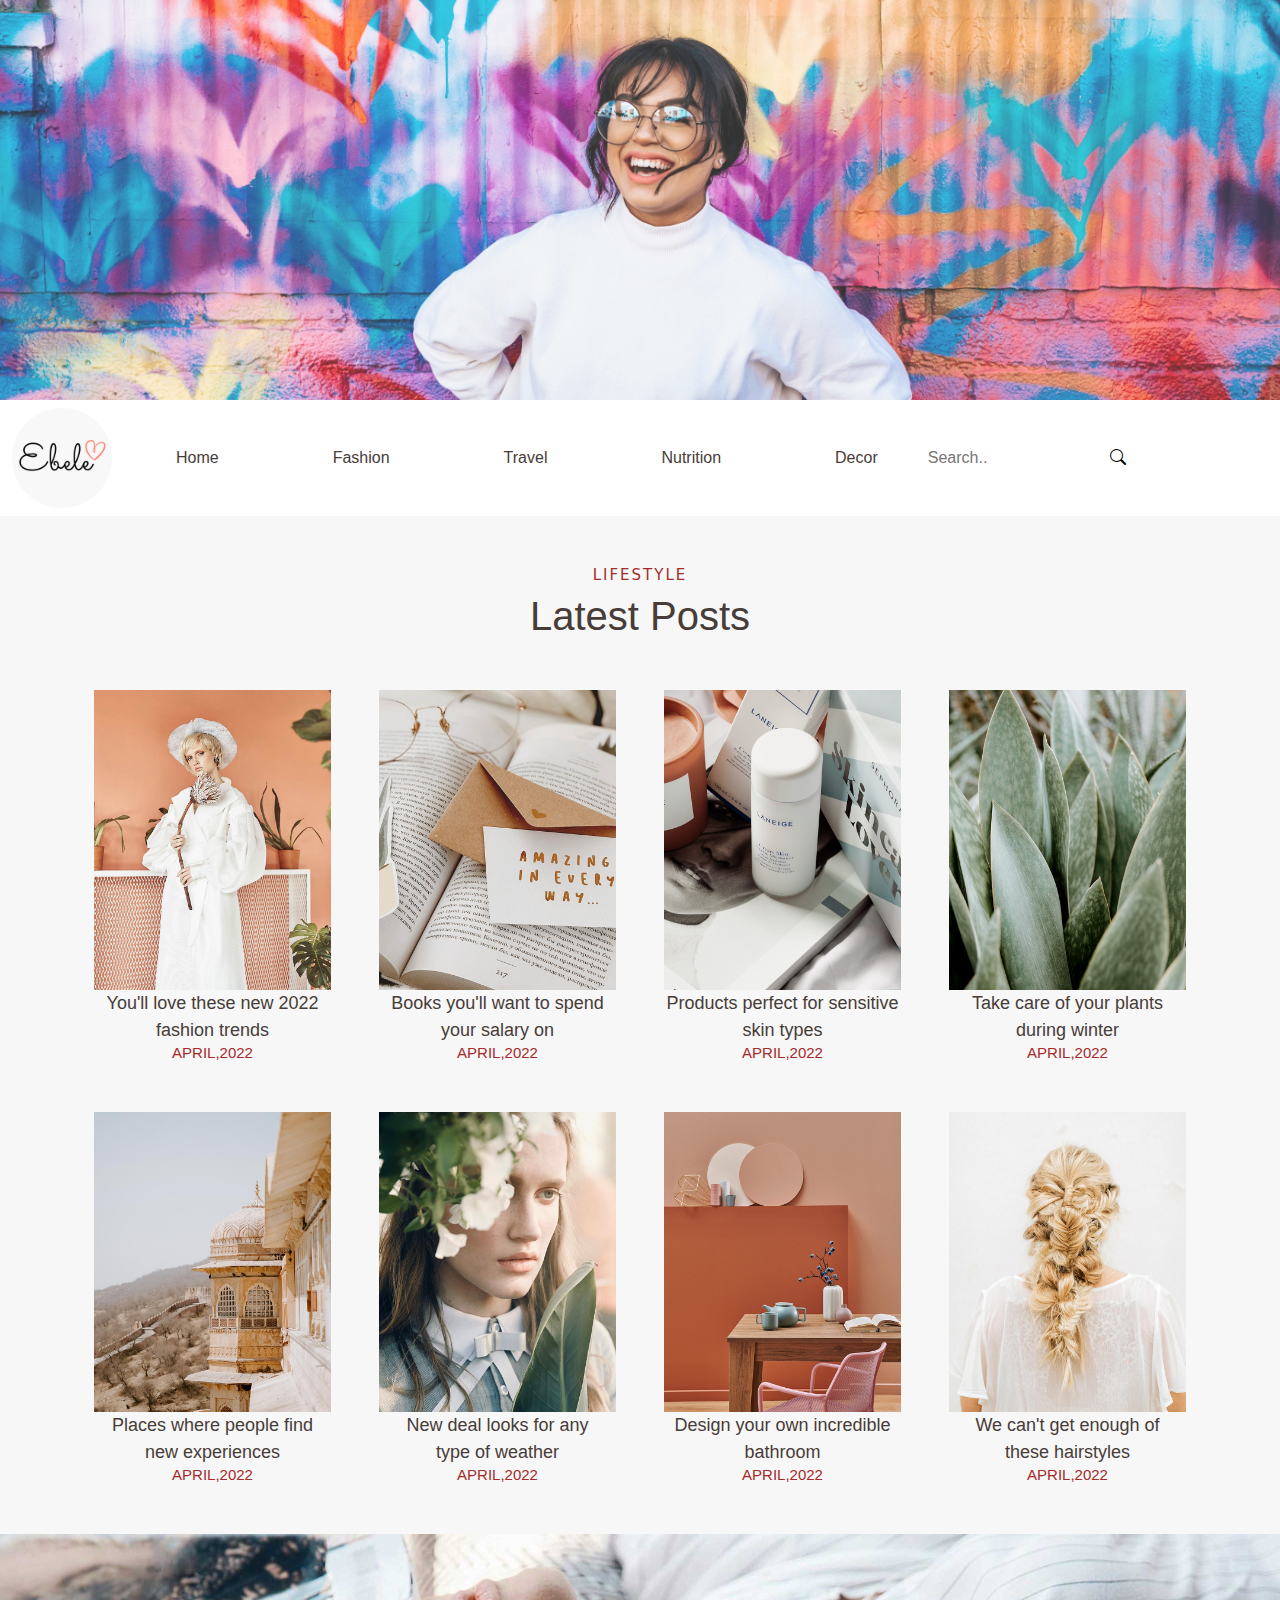
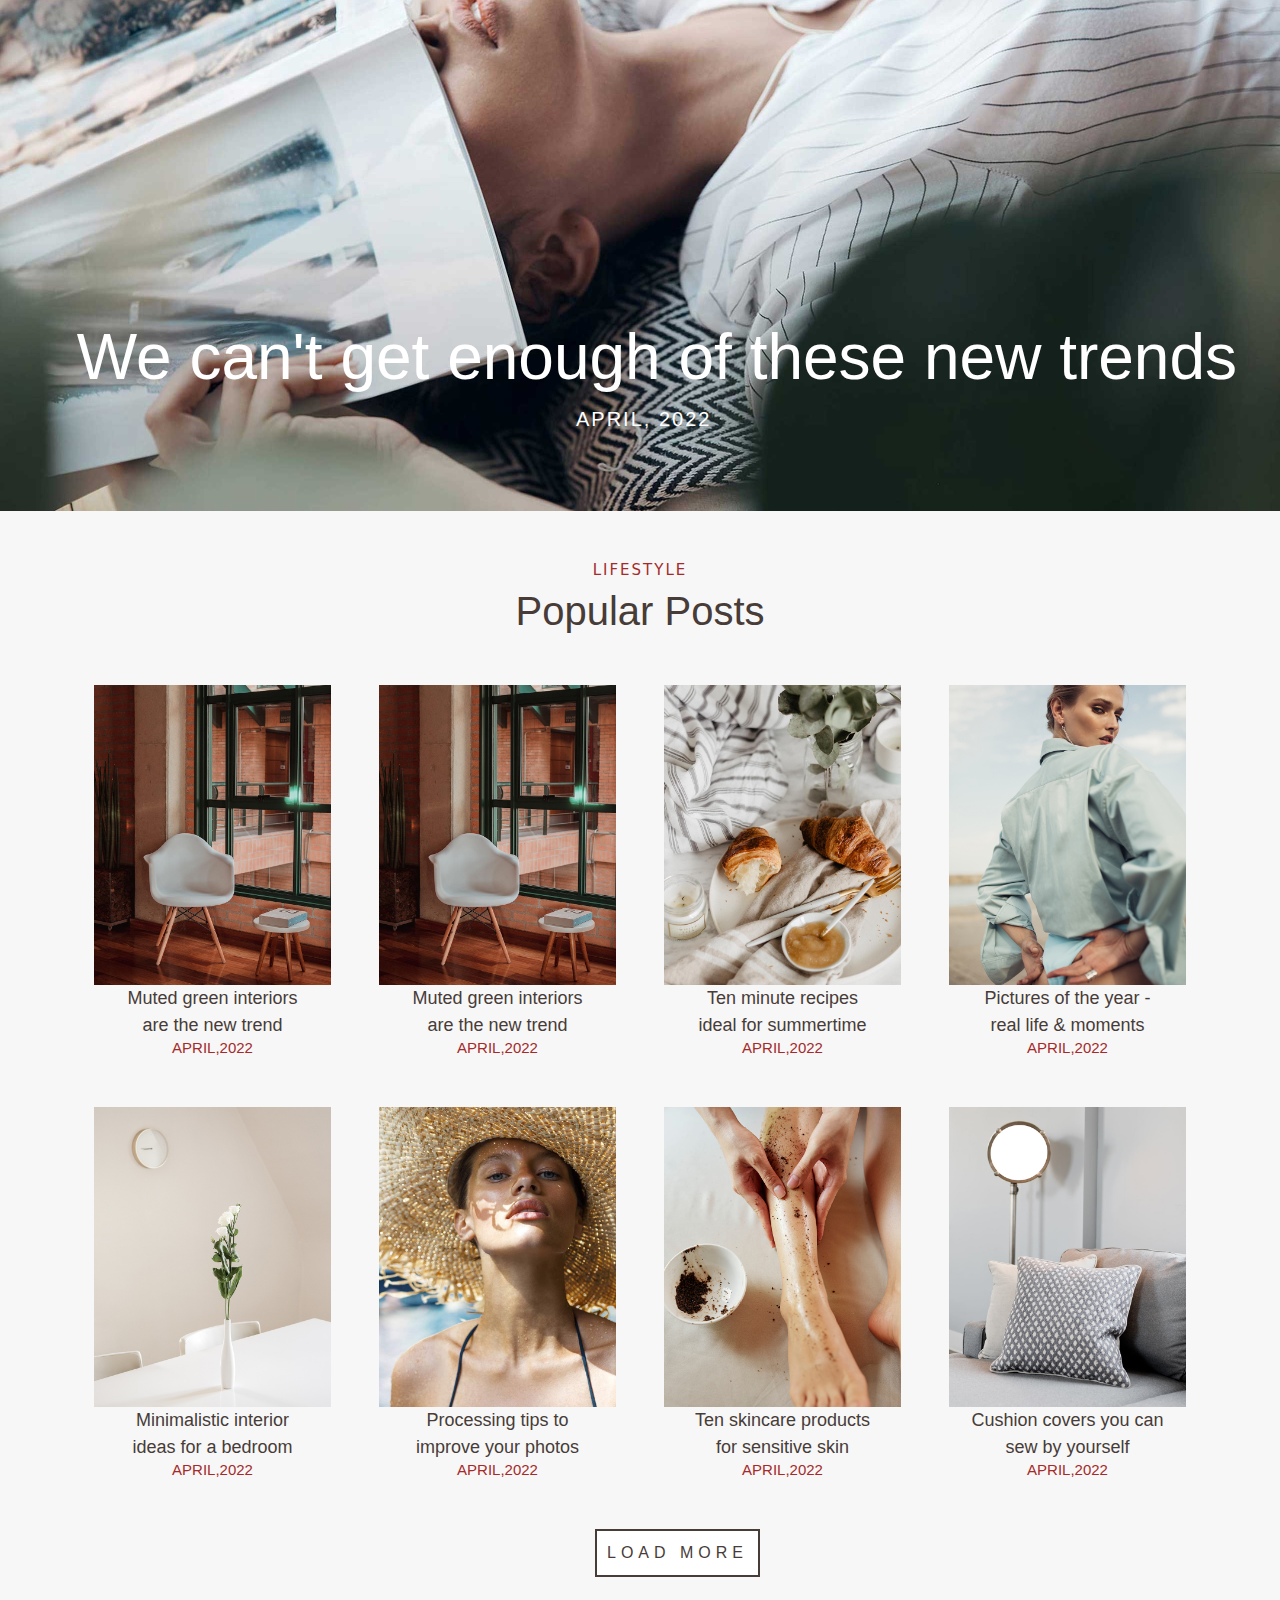
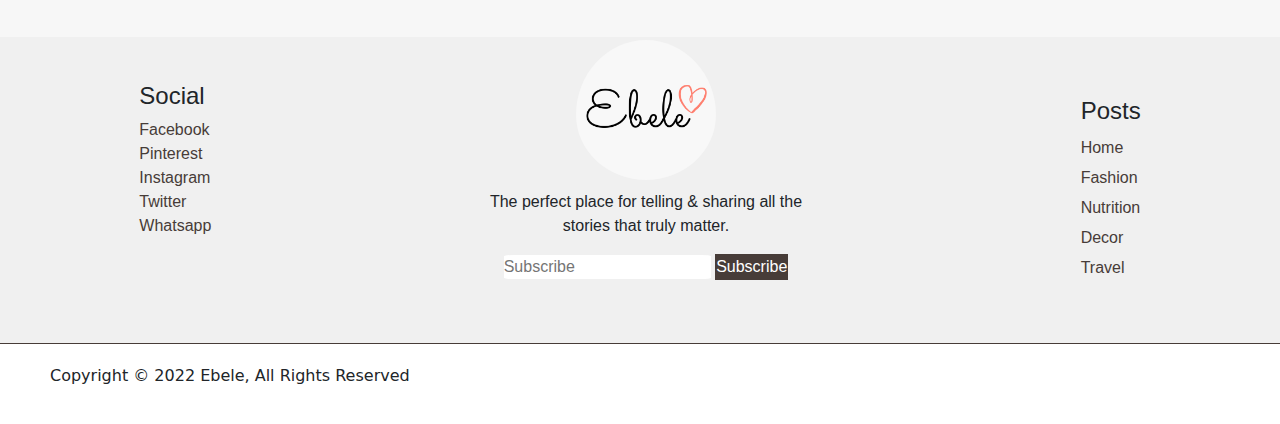
<file: lifestyle.html>
<!DOCTYPE html>
<html lang="en">

<head>
    <meta charset="UTF-8">
    <meta http-equiv="X-UA-Compatible" content="IE=edge">
    <meta name="viewport" content="width=device-width, initial-scale=1.0">
    <title>Ebele-Lifestyle</title>
    <link rel="shortcut icon" href="./images/logo.png" type="image/x-icon">

    <link rel="stylesheet" href="https://cdn.jsdelivr.net/npm/bootstrap-icons@1.3.0/font/bootstrap-icons.css">
    <link href="https://cdn.jsdelivr.net/npm/bootstrap@5.1.3/dist/css/bootstrap.min.css" rel="stylesheet">
    <link rel="stylesheet" href="https://fonts.google.com/share?selection.family=Sacramento">
    <script src="https://ajax.googleapis.com/ajax/libs/jquery/3.6.0/jquery.min.js"></script>
    <script src="https://maxcdn.bootstrapcdn.com/bootstrap/3.4.1/js/bootstrap.min.js"></script>
    <link rel="stylesheet" href="style.css">
</head>

<body class="body-lifestyle">
    <div class="life">
        <img class="life-img" src="./images/lifestyle.jpg" alt="lifestyle">
    </div>
    <nav class="navbar navbar-expand-lg navbar-light bg-white lifestyle-navigation">
        <div class="container-fluid life-contain">
            <div class="life-logo">
                <img src="./images/logo.png" alt="logo">
            </div>
            <button class="navbar-toggler" type="button" data-toggle="collapse" data-target="#navbarNav" aria-controls="navbarNav" aria-expanded="false" aria-label="Toggle navigation">
                <span class="navbar-toggler-icon"></span>
              </button>
            <div class="collapse navbar-collapse" id="navbarNav" style="background-color: white;">
                <ul class="navbar-nav lifestyle-ul">

                    <li class="nav-item">
                        <a class="life-nav-link" href="./index.html">Home</a>
                    </li>
                    <li class="nav-item">
                        <a class="life-nav-link" href="./fashion.html">Fashion</a>
                    </li>
                    <li class="nav-item">
                        <a class="life-nav-link" href="./travel.html">Travel</a>
                    </li>
                    <li class="nav-item">
                        <a class="life-nav-link" href="./nutrition.html">Nutrition</a>
                    </li>
                    <li class="nav-item">
                        <a class="life-nav-link" href="./decor.html">Decor</a>
                    </li>


                </ul>
                <div class="search-life-container">
                    <form action="/action_page.php">
                        <input type="text" placeholder="Search.." name="search">
                        <button type="submit" style="border: none; background-color: white;">
                        <i class="bi bi-search " style="padding-right: 10px; "></i>
                    </button>
                    </form>
                </div>
            </div>
        </div>
    </nav>

    <section class="life-sec1">
        <div class="life-heading">
            <h5>LIFESTYLE</h5>
            <h3>Latest Posts</h3>
        </div>
        <div class="lifestyle-main1">
            <div class="container life-container">
                <div class="row">
                    <div class="col-sm">
                        <div class="life1">
                            <img src="./images/life1.jpg" alt="life1">
                            <div class="life1-text">
                                <a href="#">You'll love these new 2022 <br> fashion trends</a>
                                <h5>APRIL,2022</h5>
                            </div>
                        </div>
                    </div>
                    <div class="col-sm">
                        <div class="life2">
                            <img src="./images/life2.jpg" alt="life2">
                            <div class="life2-text">
                                <a href="#">Books you'll want to spend <br> your salary on</a>
                                <h5>APRIL,2022</h5>
                            </div>
                        </div>
                    </div>
                    <div class="col-sm">
                        <div class="life3">
                            <img src="./images/life3.jpg" alt="life3">
                            <div class="life3-text">
                                <a href="#">Products perfect for sensitive <br> skin types</a>
                                <h5>APRIL,2022</h5>
                            </div>
                        </div>
                    </div>
                    <div class="col-sm">
                        <div class="life4">
                            <img src="./images/life4.jpg" alt="life4">
                            <div class="life4-text">
                                <a href="#">Take care of your plants <br> during winter</a>
                                <h5>APRIL,2022</h5>
                            </div>
                        </div>
                    </div>
                    <div class="col-sm">
                        <div class="life5">
                            <img src="./images/life5.jpg" alt="life5">
                            <div class="life5-text">
                                <a href="#">Places where people find <br> new experiences</a>
                                <h5>APRIL,2022</h5>
                            </div>
                        </div>
                    </div>
                    <div class="col-sm">
                        <div class="life6">
                            <img src="./images/life6.jpg" alt="life6">
                            <div class="life6-text">
                                <a href="#">New deal looks for any <br> type of weather</a>
                                <h5>APRIL,2022</h5>
                            </div>
                        </div>
                    </div>
                    <div class="col-sm">
                        <div class="life7">
                            <img src="./images/life7.jpg" alt="life7">
                            <div class="life7-text">
                                <a href="#">Design your own incredible <br> bathroom</a>
                                <h5>APRIL,2022</h5>
                            </div>
                        </div>
                    </div>
                    <div class="col-sm">
                        <div class="life8">
                            <img src="./images/life8.jpg" alt="life8">
                            <div class="life8-text">
                                <a href="#">We can't get enough of <br> these hairstyles</a>
                                <h5>APRIL,2022</h5>
                            </div>
                        </div>
                    </div>
                </div>
            </div>

        </div>

    </section>

    <section class="life-sec2">
        <img src="./images/life-img1.jpg" alt="life-img1">
        <a href="#">We can't get enough of these new trends</a>
        <h5>APRIL, 2022</h5>

    </section>

    <section class="life-sec3">
        <div class="life-heading">
            <h5>LIFESTYLE</h5>
            <h3>Popular Posts</h3>
        </div>
        <div class="lifestyle-main2">
            <div class="container">
                <div class="row">
                    <div class="col-sm">
                        <div class="life9">
                            <img src="./images/life9.jpg" alt="life9">
                            <div class="life1-text">
                                <a href="#">Muted green interiors <br> are the new trend</a>
                                <h5>APRIL,2022</h5>
                            </div>
                        </div>
                    </div>
                    <div class="col-sm">
                        <div class="life9">
                            <img src="./images/life9.jpg" alt="life9">
                            <div class="life1-text">
                                <a href="#">Muted green interiors <br> are the new trend</a>
                                <h5>APRIL,2022</h5>
                            </div>
                        </div>
                    </div>
                    <div class="col-sm">
                        <div class="life11">
                            <img src="./images/life11.jpg" alt="life11">
                            <div class="life11-text">
                                <a href="#">Ten minute recipes <br> ideal for summertime</a>
                                <h5>APRIL,2022</h5>
                            </div>
                        </div>
                    </div>
                    <div class="col-sm">
                        <div class="life12">
                            <img src="./images/life12.jpg" alt="life12">
                            <div class="life12-text">
                                <a href="#">Pictures of the year - <br> real life & moments</a>
                                <h5>APRIL,2022</h5>
                            </div>
                        </div>
                    </div>
                    <div class="col-sm">
                        <div class="life13">
                            <img src="./images/life13.jpg" alt="life13">
                            <div class="life13-text">
                                <a href="#">Minimalistic interior <br> ideas for a bedroom</a>
                                <h5>APRIL,2022</h5>
                            </div>
                        </div>
                    </div>
                    <div class="col-sm">
                        <div class="life14">
                            <img src="./images/life14.jpg" alt="life14">
                            <div class="life14-text">
                                <a href="#">Processing tips to <br> improve your photos</a>
                                <h5>APRIL,2022</h5>
                            </div>
                        </div>
                    </div>
                    <div class="col-sm">
                        <div class="life15">
                            <img src="./images/life15.jpg" alt="life15">
                            <div class="life15-text">
                                <a href="#">Ten skincare products <br> for sensitive skin</a>
                                <h5>APRIL,2022</h5>
                            </div>
                        </div>
                    </div>
                    <div class="col-sm">
                        <div class="life16">
                            <img src="./images/life16.jpg" alt="life16">
                            <div class="life16-text">
                                <a href="#">Cushion covers you can<br> sew by yourself</a>
                                <h5>APRIL,2022</h5>
                            </div>
                        </div>
                    </div>

                </div>
            </div>
        </div>
        <button class="load-more"><a href="#">LOAD MORE</a></button>
    </section>


    <section class="life-sec4">
        <div class="life-social">
            <h4>Social</h4>
            <a href="#">Facebook</a> <br>
            <a href="#">Pinterest</a> <br>
            <a href="#">Instagram</a> <br>
            <a href="#">Twitter</a> <br>
            <a href="#">Whatsapp</a>
        </div>

        <div class="life-subscribe">
            <img src="./images/logo.png" alt="logo">
            <p>The perfect place for telling & sharing all the <br> stories that truly matter.</p>
            <form action="/action_page.php">
                <input type="text" placeholder="Subscribe" name="search">
                <button type="submit">
                    <a href="#">Subscribe</a>
        </button>
            </form>
        </div>
        <div class="life-posts">
            <h4>Posts</h4>
            <a href="./index.html" target="_blank">Home</a> <br>
            <a href="./fashion.html" target="_blank">Fashion</a> <br>
            <a href="./nutrition.html" target="_blank">Nutrition</a> <br>
            <a href="./decor.html" target="_blank">Decor</a> <br>
            <a href="./travel.html" target="_blank">Travel</a>
        </div>
    </section>

    <footer class="life-footer">
        <p>Copyright &copy; 2022 Ebele, All Rights Reserved</p>
    </footer>



</body>

</html>
</file>
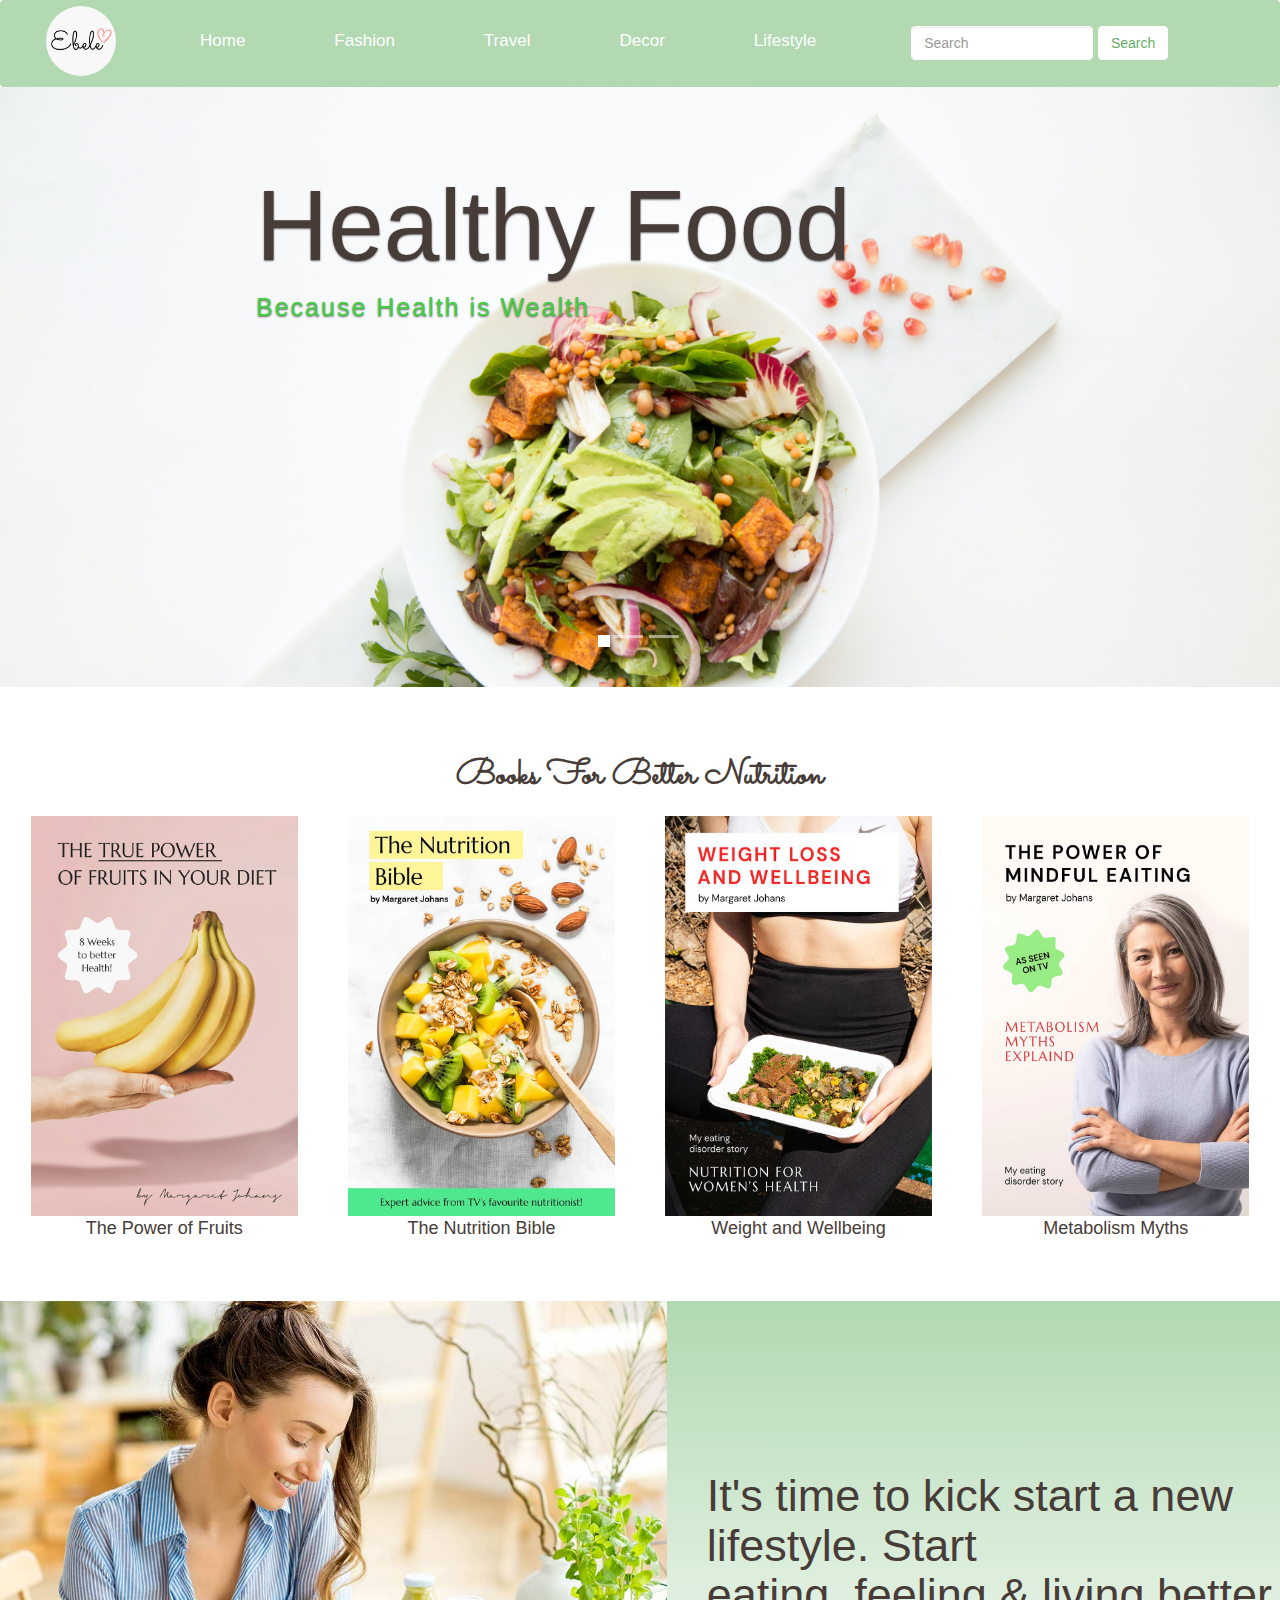
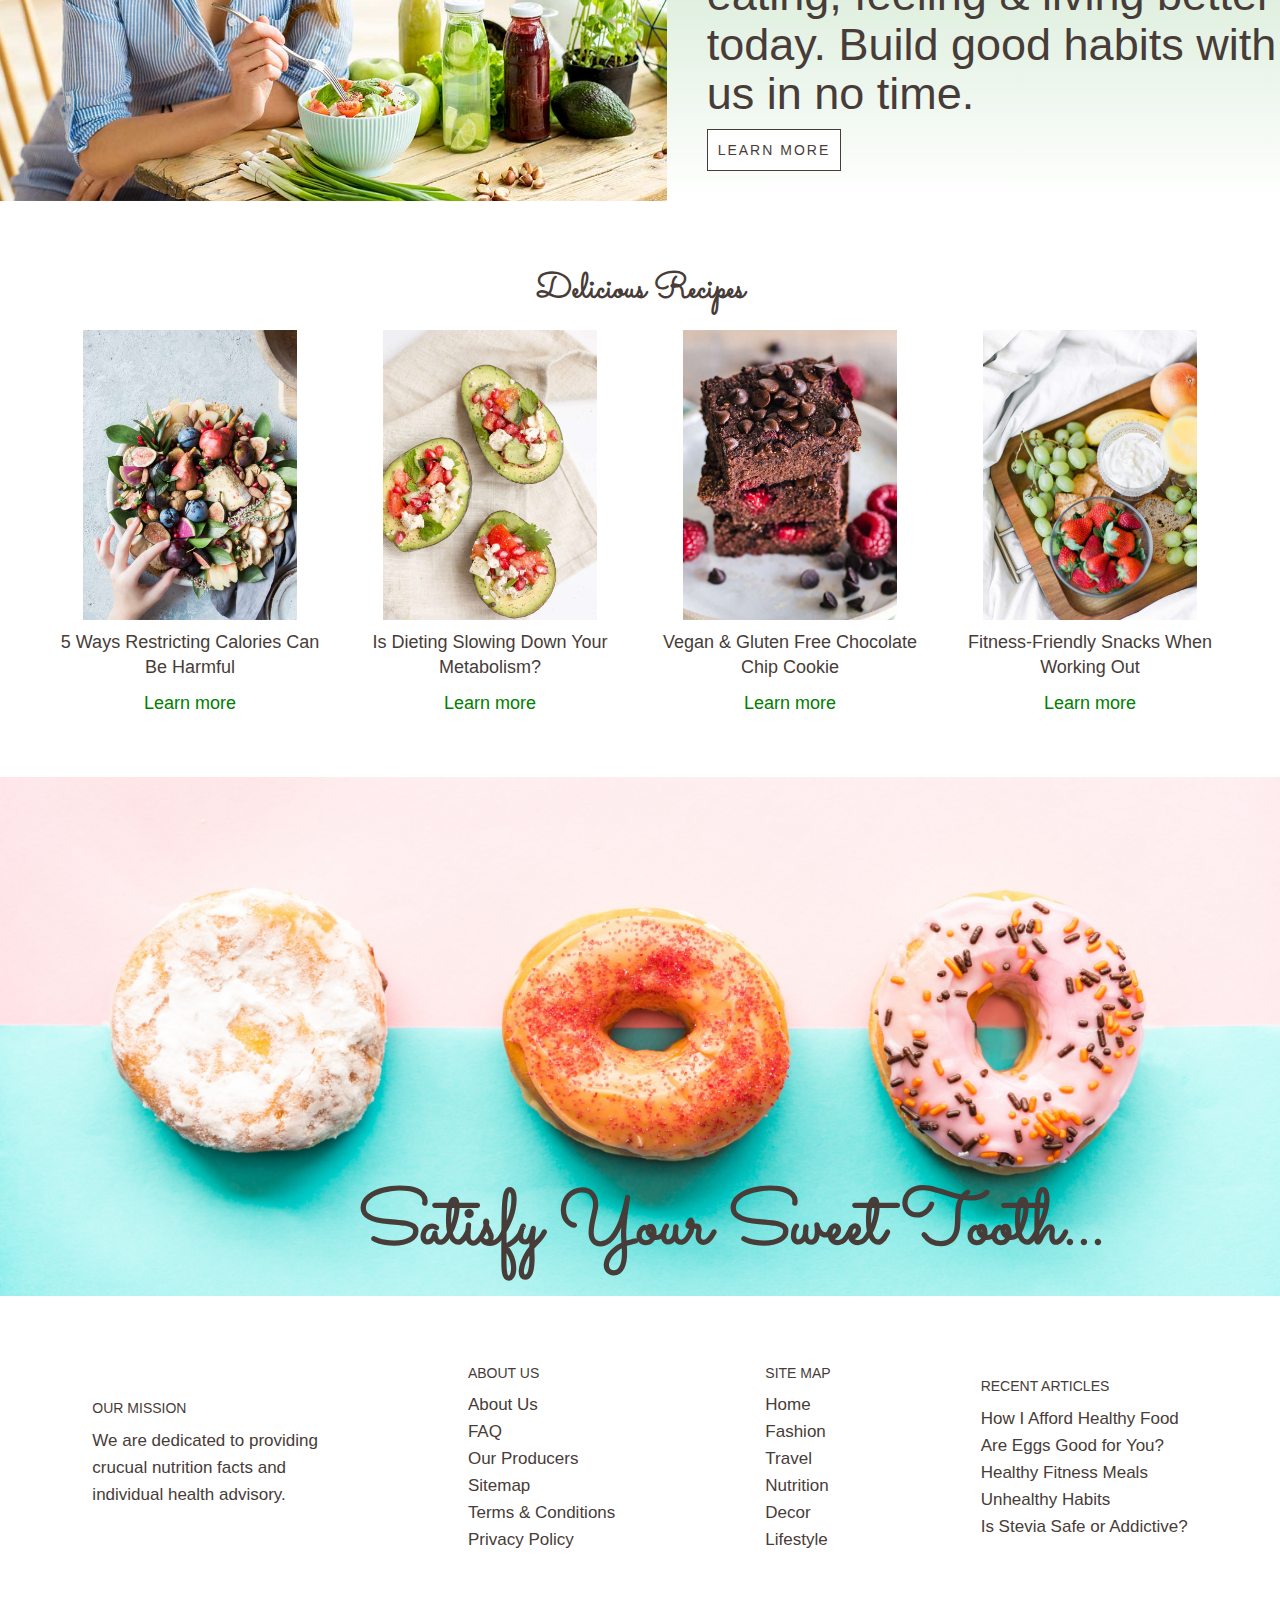
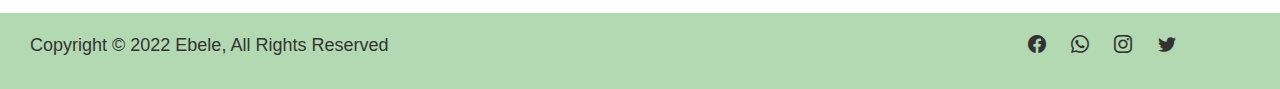
<file: nutrition.html>
<!DOCTYPE html>
<html lang="en">

<head>
    <meta charset="UTF-8">
    <meta http-equiv="X-UA-Compatible" content="IE=edge">
    <meta name="viewport" content="width=device-width, initial-scale=1.0">
    <title>Ebele-Nutrition</title>
    <link rel="shortcut icon" href="./images/logo.png" type="image/x-icon">

    <link rel="stylesheet" href="https://cdn.jsdelivr.net/npm/bootstrap-icons@1.3.0/font/bootstrap-icons.css">
    <link href="https://cdn.jsdelivr.net/npm/bootstrap@5.1.3/dist/css/bootstrap.min.css" rel="stylesheet">
    <link rel="stylesheet" href="https://maxcdn.bootstrapcdn.com/bootstrap/3.4.1/css/bootstrap.min.css">
    <link href='https://fonts.googleapis.com/css?family=Sacramento' rel='stylesheet'>
    <script src="https://ajax.googleapis.com/ajax/libs/jquery/3.6.0/jquery.min.js"></script>
    <script src="https://maxcdn.bootstrapcdn.com/bootstrap/3.4.1/js/bootstrap.min.js"></script>
    <link rel="stylesheet" href="style.css">
    <script src="./script.js"></script>


</head>

<body>
    <nav class="navbar navbar-expand-lg navbar-light nut-navigation">
        <div class="container-fluid nut-container">
            <div>
                <a href="./index.html"> <img src="./images/logo.png" alt="logo" style="border-radius: 100%; height: 70px; margin-left: 30px;"></a>
            </div>
            <button class="navbar-toggler" type="button" data-bs-toggle="collapse" data-bs-target="#navbarNav" aria-controls="navbarNav" aria-expanded="false" aria-label="Toggle navigation">
                <span class="navbar-toggler-icon"></span>
              </button>




            <div class="collapse navbar-collapse" id="navbarNav" style="font-family: 'Gill Sans', 'Gill Sans MT', Calibri, 'Trebuchet MS', sans-serif; font-size: 17px; color: #473C38; ">
                <ul class="navbar-nav nut-nav-ul">
                    <li class="nav-item">
                        <a class="nav-link" href="./index.html" style="padding-right: 20px; color: white; ">Home</a>
                    </li>
                    <li class="nav-item">
                        <a class="nav-link" href="./fashion.html" style="padding-right: 20px; color: white;">Fashion</a>
                    </li>
                    <li class="nav-item">
                        <a class="nav-link" href="./travel.html" style="padding-right: 20px; color: white;">Travel</a>
                    </li>


                    <li class="nav-item">
                        <a class="nav-link" href="./decor.html" style="padding-right: 20px; color: white;">Decor</a>
                    </li>
                    <li class="nav-item">
                        <a class="nav-link" href="./lifestyle.html" style="color: white;">Lifestyle</a>
                    </li>

                    <div class="nut-search">

                        <form class="form-inline">
                            <input class="form-control mr-sm-2" type="search" placeholder="Search" aria-label="Search">
                            <button class="btn btn-outline-success my-2 my-sm-0" type="submit">Search</button>
                        </form>


                    </div>


            </div>

            </ul>
        </div>
        </div>


    </nav>
    <!----------------CAROUSEL---------------->

    <div id="carouselExampleCaptions nut-carousel" class="carousel slide" data-bs-ride="carousel">
        <div class="carousel-indicators">
            <button type="button" data-bs-target="#carouselExampleCaptions" data-bs-slide-to="0" class="active" aria-current="true" aria-label="Slide 1"></button>
            <button type="button" data-bs-target="#carouselExampleCaptions" data-bs-slide-to="1" aria-label="Slide 2"></button>
            <button type="button" data-bs-target="#carouselExampleCaptions" data-bs-slide-to="2" aria-label="Slide 3"></button>
        </div>
        <div class="carousel-inner nut-carousel-inner">
            <div class="carousel-item active">


                <img src="./images/HealthyFood.jpg" class="d-block w-100" alt="healthyfood">
                <div class="carousel-caption d-none d-md-block nut-items">
                    <h1>Healthy Food</h1>

                    <a href="#">Because Health is Wealth</a>
                </div>
            </div>
            <div class="carousel-item">
                <img src="./images/Soulfood.jpg" class="d-block w-100" alt="soulfood">
                <div class="carousel-caption d-none d-md-block nut-items1">
                    <h1>Soul Food</h1>

                    <a href="#">Food For The Soul</a>
                </div>
            </div>
            <div class="carousel-item">
                <img src="./images/comfortfood1.jpg" class="d-block w-100" alt="comfortfood">
                <div class="carousel-caption d-none d-md-block nut-items2">
                    <h1>Comfort <br> Food</h1>

                    <a href="#">Because Comfort is Key</a>
                </div>
            </div>
        </div>
        <button class="carousel-control-prev" type="button" data-bs-target="#carouselExampleCaptions" data-bs-slide="prev">
      <span class="carousel-control-prev-icon" aria-hidden="true"></span>
      <span class="visually-hidden">Previous</span>
    </button>
        <button class="carousel-control-next" type="button" data-bs-target="#carouselExampleCaptions" data-bs-slide="next">
      <span class="carousel-control-next-icon" aria-hidden="true"></span>
      <span class="visually-hidden">Next</span>
    </button>
    </div>

    <section class="nut-section1">
        <h4>Books For Better Nutrition</h4>
        <div class="nut-sec1">


            <div class="nut-sec1a">
                <img src="./images/nut1.jpg" alt="nut1"> <br>
                <a href="#">The Power of Fruits</a>
            </div>
            <div class="nut-sec1b">
                <img src="./images/nut2.jpg" alt="nut2"> <br>
                <a href="#">The Nutrition Bible</a>
            </div>
            <div class="nut-sec1c">
                <img src="./images/nut3.jpg" alt="nut3"> <br>
                <a href="#">Weight and Wellbeing</a>
            </div>
            <div class="nut-sec1d">
                <img src="./images/nut4.jpg" alt="nut4"> <br>
                <a href="#">Metabolism Myths</a>
            </div>
        </div>

    </section>

    <section class="nut-section2">
        <div class="nut-sec2">
            <div class="nut-sec2pic">
                <img src="./images/nut5.jpg" alt="nut5">
            </div>
            <div class="nut-sec2text">
                <h4>
                    It's time to kick start a new lifestyle. Start <br> eating, feeling & living better today. Build good habits with us in no time.
                </h4>
                <button>
                <a href="#">LEARN MORE</a> 
               </button>
            </div>
        </div>

    </section>
    <section class="nut-section3">
        <h4>Delicious Recipes</h4>
        <div class="nut-sec3">


            <div class="nut-sec3a">
                <img src="./images/nut6.jpg" alt="nut6"> <br>
                <p>5 Ways Restricting Calories Can Be Harmful</p>
                <a href="#">Learn more</a>
            </div>
            <div class="nut-sec3b">
                <img src="./images/nut7.jpg" alt="nut7"> <br>
                <p>Is Dieting Slowing Down Your Metabolism?</p>
                <a href="#">Learn more</a>
            </div>
            <div class="nut-sec3c">
                <img src="./images/nut8.jpg" alt="nut8"> <br>
                <p>Vegan & Gluten Free Chocolate Chip Cookie </p>
                <a href="#">Learn more</a>
            </div>
            <div class="nut-sec3d">
                <img src="./images/nut9.jpg" alt="nut9"> <br>
                <p>Fitness-Friendly Snacks When Working Out</p>
                <a href="#">Learn more</a>
            </div>
        </div>

    </section>

    <section class="nut-section4">
        <div class="nut-sec4">
            <div class="nut-sec4pic">
                <img src="./images/nut10.jpg" alt="nut10">
            </div>
            <div class="nut-sec4text">
                <h2>Satisfy Your Sweet Tooth...</h2>
            </div>
        </div>

    </section>

    <section class="nut-section5">
        <div class="nut-sec5">
            <div class="nut-sec5text1">
                <h5>OUR MISSION</h5>
                <p>We are dedicated to providing <br> crucual nutrition facts and <br> individual health advisory.</p>

            </div>
            <div class="nut-sec5text2">
                <h5>ABOUT US</h5>
                <a href="#">About Us</a> <br>
                <a href="#">FAQ</a> <br>
                <a href="#">Our Producers</a> <br>
                <a href="#">Sitemap</a> <br>
                <a href="#">Terms & Conditions</a> <br>
                <a href="#">Privacy Policy</a>
            </div>
            <div class="nut-sec5text3">
                <h5>SITE MAP</h5>
                <a href="./index.html">Home</a> <br>
                <a href="./fashion.html">Fashion</a> <br>
                <a href="./travel.html">Travel</a> <br>
                <a href="./nutrition.html">Nutrition</a> <br>
                <a href="./decor.html">Decor</a> <br>
                <a href="./lifestyle.html">Lifestyle</a>
            </div>
            <div class="nut-sec5text4">
                <h5>RECENT ARTICLES</h5>
                <a href="#">How I Afford Healthy Food</a> <br>
                <a href="#">Are Eggs Good for You?</a> <br>
                <a href="#">Healthy Fitness Meals</a> <br>
                <a href="#">Unhealthy Habits</a> <br>
                <a href="#">Is Stevia Safe or Addictive?</a>


            </div>
        </div>

    </section>

    <footer class="nut-footer">
        <div class="nut-foot1">
            <p>Copyright &copy; 2022 Ebele, All Rights Reserved</p>
        </div>
        <div class="nut-foot2">
            <i class="bi bi-facebook" style="padding-right: 20px;"></i>
            <i class="bi bi-whatsapp" style="padding-right: 20px;"></i>
            <i class="bi bi-instagram" style="padding-right: 20px;"></i>
            <i class="bi bi-twitter" style="padding-right: 20px;"></i>

        </div>
    </footer>

    <script src="https://cdn.jsdelivr.net/npm/bootstrap@5.1.3/dist/js/bootstrap.bundle.min.js "></script>
</body>

</html>
</file>
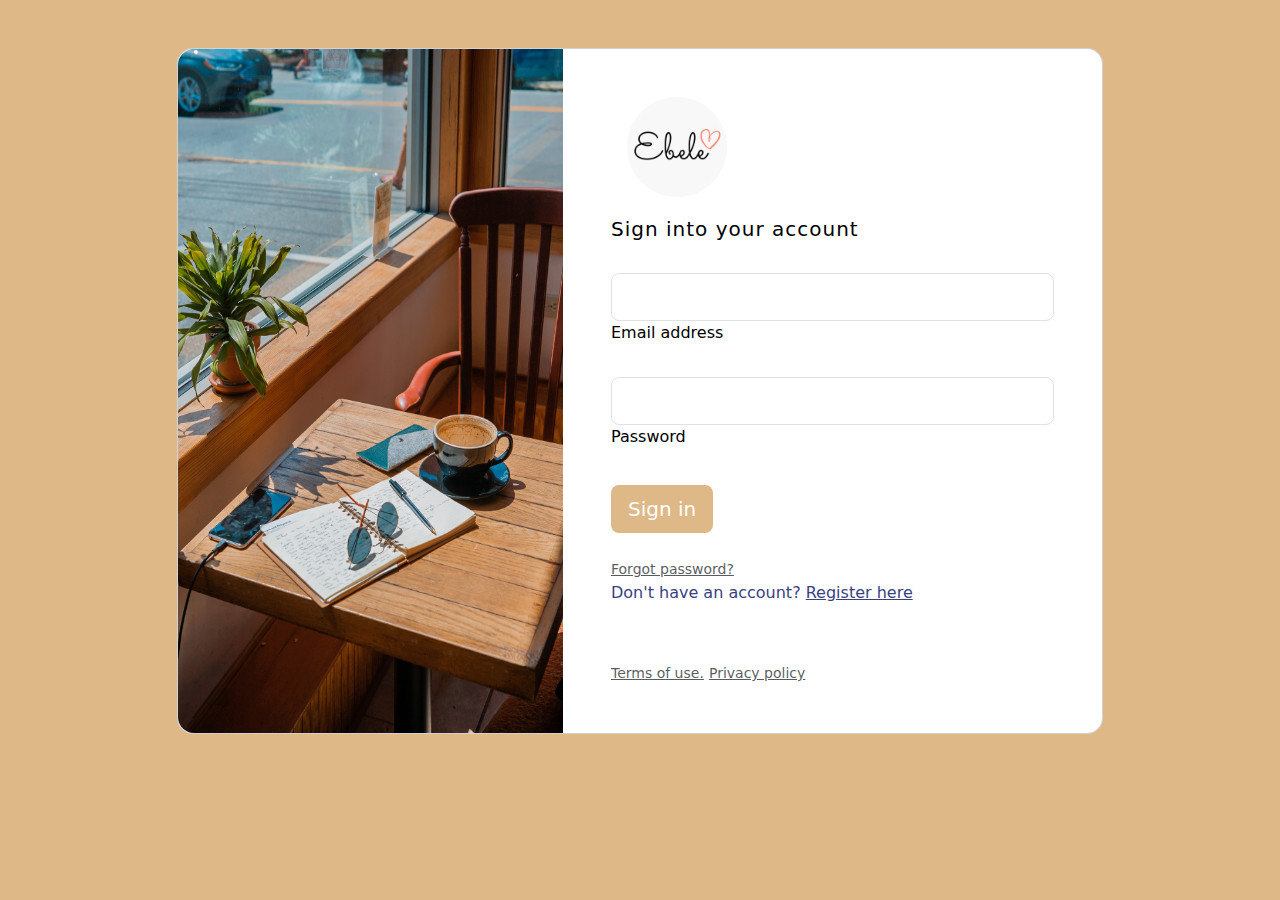
<file: signin.html>
<!DOCTYPE html>
<html lang="en">

<head>
    <meta charset="UTF-8">
    <meta http-equiv="X-UA-Compatible" content="IE=edge">
    <meta name="viewport" content="width=device-width, initial-scale=1.0">
    <title>Ebele-Signin</title>
    <link rel="shortcut icon" href="./images/logo.png" type="image/x-icon">

    <link rel="stylesheet" href="https://cdn.jsdelivr.net/npm/bootstrap-icons@1.3.0/font/bootstrap-icons.css">
    <link href="https://cdn.jsdelivr.net/npm/bootstrap@5.1.3/dist/css/bootstrap.min.css" rel="stylesheet">
    <link rel="stylesheet" href="https://fonts.google.com/share?selection.family=Sacramento">
    <script src="https://ajax.googleapis.com/ajax/libs/jquery/3.6.0/jquery.min.js"></script>
    <script src="https://maxcdn.bootstrapcdn.com/bootstrap/3.4.1/js/bootstrap.min.js"></script>
    <link rel="stylesheet" href="style.css">
    <script src="./script.js"></script>
</head>

<body class="signin-body">
    <section class="vh-80" style="background-color: burlywood;">
        <div class="container py-5 h-100">
            <div class="row d-flex justify-content-center align-items-center h-100">
                <div class="col col-xl-10">
                    <div class="card" style="border-radius: 1rem;">
                        <div class="row g-0">
                            <div class="col-md-6 col-lg-5 d-none d-md-block">
                                <img src="./images/login2.jpg" alt="login form" class="img-fluid" style="border-radius: 1rem 0 0 1rem; height: 100%;" />
                            </div>
                            <div class="col-md-6 col-lg-7 d-flex align-items-center">
                                <div class="card-body p-4 p-lg-5 text-black">

                                    <form>

                                        <div class="d-flex align-items-center mb-3 pb-1 signin-block">
                                            <i class="fas fa-cubes fa-2x me-3" style="color: #ff6219;"></i>
                                            <span class=" mb-0"><a href="./index.html" target="_blank"><img src="./images/logo.png" alt="logo"  style="border-radius: 100%; height: 100px;"></a></span>
                                        </div>

                                        <h5 class="fw-normal mb-3 pb-3" style="letter-spacing: 1px;">Sign into your account</h5>

                                        <div class="form-outline mb-4">
                                            <input type="email" id="form2Example17" class="form-control form-control-lg" />
                                            <label class="form-label" for="form2Example17">Email address</label>
                                        </div>

                                        <div class="form-outline mb-4">
                                            <input type="password" id="form2Example27" class="form-control form-control-lg" />
                                            <label class="form-label" for="form2Example27">Password</label>
                                        </div>

                                        <div class="pt-1 mb-4">
                                            <button class="btn btn-lg btn-block signin-button" type="button">Sign in</button>
                                        </div>

                                        <a class="small text-muted" href="#!">Forgot password?</a>
                                        <p class="mb-5 pb-lg-2" style="color: #393f81;">Don't have an account? <a href="./register.html" target="_blank" style="color: #393f81;">Register here</a></p>
                                        <a href="#!" class="small text-muted">Terms of use.</a>
                                        <a href="#!" class="small text-muted">Privacy policy</a>
                                    </form>

                                </div>
                            </div>
                        </div>
                    </div>
                </div>
            </div>
        </div>
    </section>

    <script src="https://cdn.jsdelivr.net/npm/bootstrap@5.1.3/dist/js/bootstrap.bundle.min.js "></script>
</body>

</html>
</file>
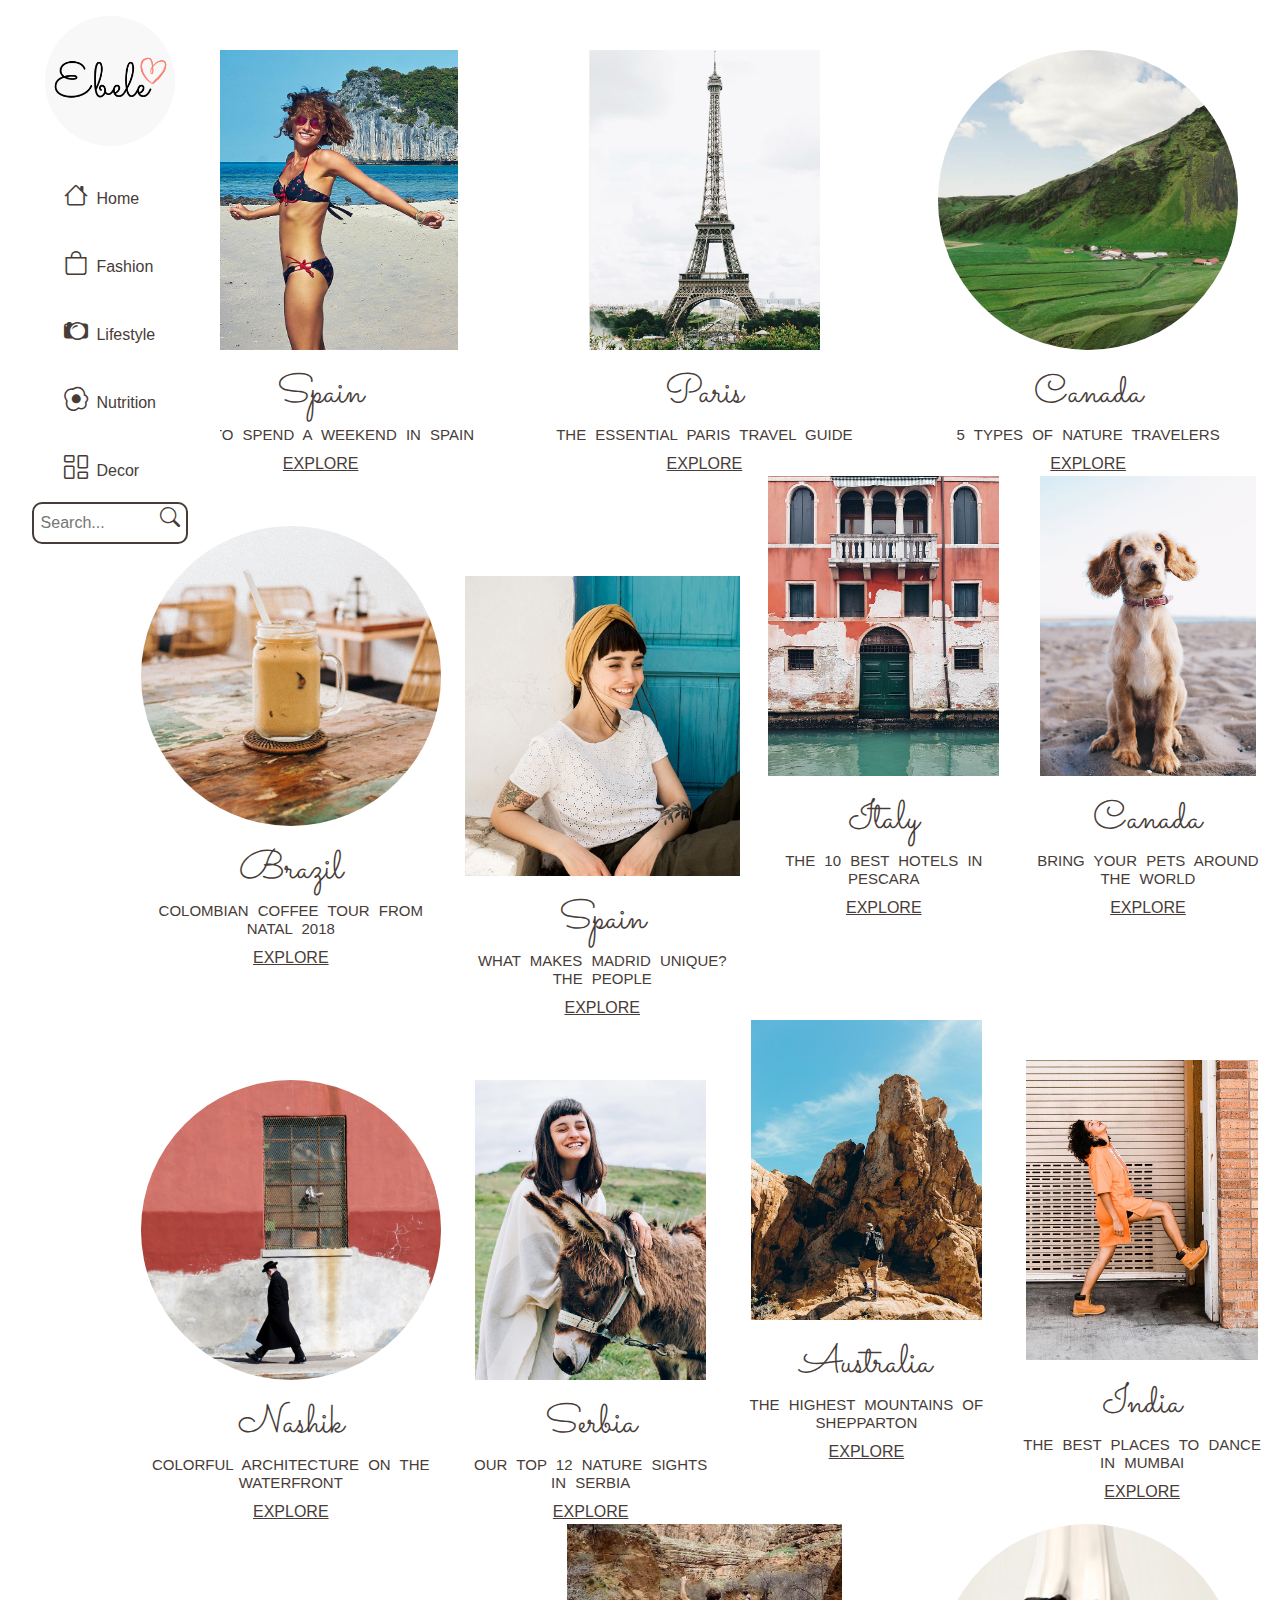
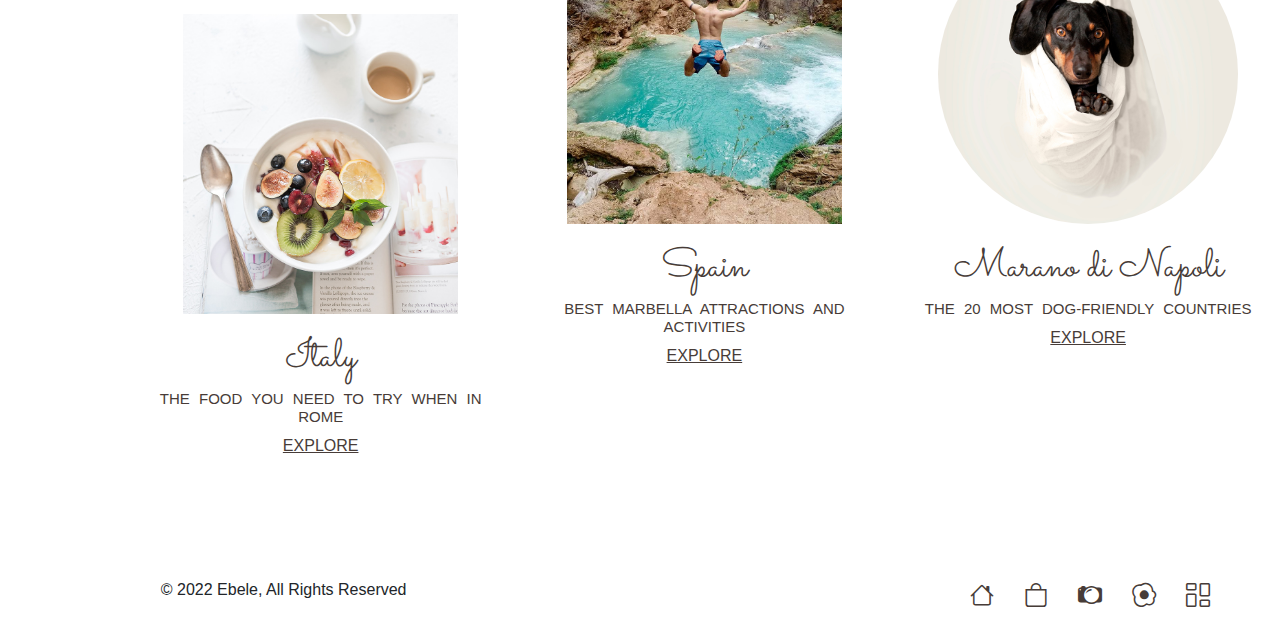
<file: travel.html>
<!DOCTYPE html>
<html lang="en">

<head>
    <meta charset="UTF-8">
    <meta http-equiv="X-UA-Compatible" content="IE=edge">
    <meta name="viewport" content="width=device-width, initial-scale=1.0">
    <title>Ebele-Travel</title>
    <link rel="shortcut icon" href="./images/logo.png" type="image/x-icon">

    <link rel="stylesheet" href="https://cdn.jsdelivr.net/npm/bootstrap-icons@1.3.0/font/bootstrap-icons.css">
    <link href="https://cdn.jsdelivr.net/npm/bootstrap@5.1.3/dist/css/bootstrap.min.css" rel="stylesheet">
    <link href='https://fonts.googleapis.com/css?family=Sacramento' rel='stylesheet'>
    <script src="https://ajax.googleapis.com/ajax/libs/jquery/3.6.0/jquery.min.js"></script>
    <script src="https://maxcdn.bootstrapcdn.com/bootstrap/3.4.1/js/bootstrap.min.js"></script>
    <link rel="stylesheet" href="style.css">

</head>

<body>


    <div class="container-fluid">
        <div class="row">
            <div class="col-sm-auto bg-white sticky-top sidebar">
                <div class="d-flex flex-sm-column flex-row flex-nowrap bg-white align-items-center sticky-top">
                    <a href="./index.html" class="d-block p-3 link-dark text-decoration-none" title="" data-bs-toggle="tooltip" data-bs-placement="right" data-bs-original-title="Icon-only">
                        <img src="./images/logo.png" alt="logo">
                    </a>
                    <ul class="nav nav-pills nav-flush flex-sm-column flex-row flex-nowrap mb-auto mx-auto navigation-icon">
                        <li>
                            <a href="./index.html" target="_blank" class="nav-link py-3 px-2" title="" data-bs-toggle="tooltip" data-bs-placement="right" data-bs-original-title="Home">
                                <i class="fs-4 bi-house"></i> <span class="ms-1 d-none d-sm-inline">Home</span> </a>

                            </a>
                        </li>
                        <li>
                            <a href="./fashion.html" target="_blank" class="nav-link py-3 px-2" title="" data-bs-toggle="tooltip" data-bs-placement="right" data-bs-original-title="Dashboard">
                                <i class="fs-4 bi-bag"></i> <span class="ms-1 d-none d-sm-inline">Fashion</span></a>
                            </a>
                        </li>
                        <li>
                            <a href="./lifestyle.html" target="_blank" class="nav-link py-3 px-2" title="" data-bs-toggle="tooltip" data-bs-placement="right" data-bs-original-title="Orders">
                                <i class="fs-4 bi-camera2"></i> <span class="ms-1 d-none d-sm-inline">Lifestyle</span></a>
                            </a>
                        </li>
                        <li>
                            <a href="./nutrition.html" target="_blank" class="nav-link py-3 px-2" title="" data-bs-toggle="tooltip" data-bs-placement="right" data-bs-original-title="Products">
                                <i class="fs-4 bi-egg-fried"></i> <span class="ms-1 d-none d-sm-inline">Nutrition</span> </a>
                            </a>
                        </li>
                        <li>
                            <a href="./decor.html" target="_blank" class="nav-link py-3 px-2" title="" data-bs-toggle="tooltip" data-bs-placement="right" data-bs-original-title="Customers">
                                <i class="fs-4 bi-columns-gap"></i> <span class="ms-1 d-none d-sm-inline">Decor</span> </a>
                            </a>
                        </li>
                    </ul>
                    <div class="search">
                        <i class="bi bi-search icon"></i>
                        <input type="search" placeholder="Search...">
                    </div>




                </div>
            </div>
            <div class="travel-main" style="padding-left: 11%;">
                <!-- content -->

                <div class="travel-container" style="margin-top: 50px;">
                    <div class="row">
                        <div class="col-sm spain1">
                            <img src="./images1/spain1.jpg" alt="spain1">
                            <div class="spain1-text">
                                <h3>Spain</h3>
                                <h4>HOW TO SPEND A WEEKEND IN SPAIN</h4>
                                <a href="#">EXPLORE</a>
                            </div>
                        </div>
                        <div class="col-sm paris">
                            <img src="./images1/paris.jpg" alt="paris">
                            <div class="paris-text">
                                <h3>Paris</h3>
                                <h4>THE ESSENTIAL PARIS TRAVEL GUIDE</h4>
                                <a href="#">EXPLORE</a>
                            </div>
                        </div>
                        <div class="col-sm canada1">
                            <img src="./images1/canada1.jpg" alt="canada1">
                            <div class="canada1-text">
                                <h3>Canada</h3>
                                <h4>5 TYPES OF NATURE TRAVELERS</h4>
                                <a href="#">EXPLORE</a>
                            </div>
                        </div>
                        <div class="col-sm brazil">
                            <img src="./images1/brazil.jpg" alt="brazil">
                            <div class="brazil-text">
                                <h3>Brazil</h3>
                                <h4>COLOMBIAN COFFEE TOUR FROM NATAL 2018</h4>
                                <a href="#">EXPLORE</a>
                            </div>
                        </div>
                        <div class="col-sm spain2">
                            <img src="./images1/spain2.jpg" alt="spain2">
                            <div class="spain2-text">
                                <h3>Spain</h3>
                                <h4>WHAT MAKES MADRID UNIQUE? THE PEOPLE</h4>
                                <a href="#">EXPLORE</a>
                            </div>
                        </div>
                        <div class="col-sm italy1">
                            <img src="./images1/italy1.jpg" alt="italy1">
                            <div class="italy1-text">
                                <h3>Italy</h3>
                                <h4>THE 10 BEST HOTELS IN PESCARA</h4>
                                <a href="#">EXPLORE</a>
                            </div>
                        </div>
                        <div class="col-sm canada2">
                            <img src="./images1/canada2.jpg" alt="canada2">
                            <div class="canada2-text">
                                <h3>Canada</h3>
                                <h4>BRING YOUR PETS AROUND THE WORLD</h4>
                                <a href="#">EXPLORE</a>
                            </div>
                        </div>
                        <div class="col-sm nashik">
                            <img src="./images1/nashik.jpg" alt="nashik">
                            <div class="nashik-text">
                                <h3>Nashik</h3>
                                <h4>COLORFUL ARCHITECTURE ON THE WATERFRONT</h4>
                                <a href="#">EXPLORE</a>
                            </div>
                        </div>
                        <div class="col-sm serbia">
                            <img src="./images1/serbia.jpg" alt="serbia">
                            <div class="serbia-text">
                                <h3>Serbia</h3>
                                <h4>OUR TOP 12 NATURE SIGHTS IN SERBIA</h4>
                                <a href="#">EXPLORE</a>
                            </div>
                        </div>
                        <div class="col-sm australia">
                            <img src="./images1/australia.jpg" alt="australia">
                            <div class="australia-text">
                                <h3>Australia</h3>
                                <h4>THE HIGHEST MOUNTAINS OF SHEPPARTON</h4>
                                <a href="#">EXPLORE</a>
                            </div>
                        </div>
                        <div class="col-sm india">
                            <img src="./images1/india.jpg" alt="india">
                            <div class="india-text">
                                <h3>India</h3>
                                <h4>THE BEST PLACES TO DANCE IN MUMBAI</h4>
                                <a href="#">EXPLORE</a>
                            </div>
                        </div>
                        <div class="col-sm italy2">
                            <img src="./images1/italy2.jpg" alt="italy2">
                            <div class="italy2-text">
                                <h3>Italy</h3>
                                <h4>THE FOOD YOU NEED TO TRY WHEN IN ROME</h4>
                                <a href="#">EXPLORE</a>
                            </div>
                        </div>
                        <div class="col-sm spain3">
                            <img src="./images1/spain3.jpg" alt="spain3">
                            <div class="spain3-text">
                                <h3>Spain</h3>
                                <h4>BEST MARBELLA ATTRACTIONS AND ACTIVITIES</h4>
                                <a href="#">EXPLORE</a>
                            </div>
                        </div>
                        <div class="col-sm napoli">
                            <img src="./images1/napoli.jpg" alt="napoli">
                            <div class="napoli-text">
                                <h3>Marano di Napoli</h3>
                                <h4>THE 20 MOST DOG-FRIENDLY COUNTRIES</h4>
                                <a href="#">EXPLORE</a>
                            </div>
                        </div>
                    </div>
                </div>
                <footer class="travel-footer">
                    <div class="travel-foot1">
                        <p style="padding-left: 20px;"> &copy; 2022 Ebele, All Rights Reserved</p>
                    </div>

                    <div class="travel-foot">

                        <a href="./index.html" target="_blank"> <i class="fs-4 bi-house"></i></a>
                        <a href="./fashion.html" target="_blank"> <i class="fs-4 bi-bag"></i></a>
                        <a href="./lifestyle.html" target="_blank"> <i class="fs-4 bi-camera2"></i></a>
                        <a href="./nutrition.html" target="_blank"> <i class="fs-4 bi-egg-fried"></i></a>
                        <a href="./decor.html" target="_blank"><i class="fs-4 bi-columns-gap"></i></a>
                    </div>
                </footer>

            </div>

        </div>
    </div>






</body>

</html>
</file>
<file: style.css>
* {
    padding: 0;
    margin: 0;
    box-sizing: border-box;
    
   
    
}

/*------------------------------------------HOME-NAVIGATION-----------------------------------------------------------------*/

@media (max-width:768px) {
    .firstlogo img {
        max-height: 30px;
    }
    .navbar-toggler {
        color: black;
        margin-left: 170px;
    }
    .navigation {
        background-color: white;
        width: 100%;
        z-index: 0;
    }
    #carouselExampleCaptions {
        z-index: 0;
    }
    #navbarNav {
        background-color: #473C38;
        width: 50%;
    }
    .icons {
        display: none;
    }
}
@media (max-width:1024px) {
    .firstlogo img {
        max-height: 30px;
    }
    .navbar-toggler {
        color: black;

    }
    .navigation {
        background-color: white;
        width: 100%;
        
    }
    #carouselExampleCaptions {
        z-index: 0;
    }
    #navbarNav {
        background-color: #473C38;
       
    }

    
    
}



.navigation {
    z-index: 2;
    position: absolute;
}

.logo {
    height: 60px;
  
    
}

/* #navbarNav {
    margin-left: 180px;
} */

.nav-item {
    padding-left: 5vw;
}

.icons {
    margin-left: 8vw;
    font-size: 25px;
    padding-top: 5px;
    color: white;
    display: flex;
}

.icon1:hover {
    color: burlywood;
    cursor: pointer;
    animation: shake 1s;
    animation-iteration-count: 0.1;
}

@keyframes shake {
    0% {
        transform: translate(1px, 1px) rotate(0deg);
    }
    10% {
        transform: translate(-1px, -2px) rotate(-1deg);
    }
    20% {
        transform: translate(-3px, 0px) rotate(1deg);
    }
    30% {
        transform: translate(3px, 2px) rotate(0deg);
    }
    40% {
        transform: translate(1px, -1px) rotate(1deg);
    }
    50% {
        transform: translate(-1px, 2px) rotate(-1deg);
    }
    60% {
        transform: translate(-3px, 1px) rotate(0deg);
    }
    70% {
        transform: translate(3px, 1px) rotate(-1deg);
    }
    80% {
        transform: translate(-1px, -1px) rotate(1deg);
    }
    90% {
        transform: translate(1px, 2px) rotate(0deg);
    }
    100% {
        transform: translate(1px, -2px) rotate(-1deg);
    }
}

.icon2:hover {
    color: burlywood;
    cursor: pointer;
    animation: shake 1s;
    animation-iteration-count: 0.1;
}

@keyframes shake {
    0% {
        transform: translate(1px, 1px) rotate(0deg);
    }
    10% {
        transform: translate(-1px, -2px) rotate(-1deg);
    }
    20% {
        transform: translate(-3px, 0px) rotate(1deg);
    }
    30% {
        transform: translate(3px, 2px) rotate(0deg);
    }
    40% {
        transform: translate(1px, -1px) rotate(1deg);
    }
    50% {
        transform: translate(-1px, 2px) rotate(-1deg);
    }
    60% {
        transform: translate(-3px, 1px) rotate(0deg);
    }
    70% {
        transform: translate(3px, 1px) rotate(-1deg);
    }
    80% {
        transform: translate(-1px, -1px) rotate(1deg);
    }
    90% {
        transform: translate(1px, 2px) rotate(0deg);
    }
    100% {
        transform: translate(1px, -2px) rotate(-1deg);
    }
}

#myInput {
    box-sizing: border-box;
    background-position: 14px 12px;
    background-repeat: no-repeat;
    font-size: 16px;
    padding: 10px 15px 10px 35px;
    border: 1px solid burlywood;
    border-bottom: 1px solid #ddd;
}

#myInput:focus {
    outline: 3px solid #ddd;
}

.dropdown {
    position: relative;
    display: inline-block;
}

.dropdown-content {
    display: none;
    position: absolute;
    min-width: 230px;
    overflow: auto;
    z-index: 1;
}

.dropdown-content a {
    color: burlywood;
    padding: 12px 16px;
    text-decoration: none;
    display: block;
}

.dropdown a:hover {
    background-color: #ddd;
}

.show {
    display: block;
}

.icon2:hover {
    color: burlywood;
    animation: shake 1s;
    animation-iteration-count: 0.1;
}

@keyframes shake {
    0% {
        transform: translate(1px, 1px) rotate(0deg);
    }
    10% {
        transform: translate(-1px, -2px) rotate(-1deg);
    }
    20% {
        transform: translate(-3px, 0px) rotate(1deg);
    }
    30% {
        transform: translate(3px, 2px) rotate(0deg);
    }
    40% {
        transform: translate(1px, -1px) rotate(1deg);
    }
    50% {
        transform: translate(-1px, 2px) rotate(-1deg);
    }
    60% {
        transform: translate(-3px, 1px) rotate(0deg);
    }
    70% {
        transform: translate(3px, 1px) rotate(-1deg);
    }
    80% {
        transform: translate(-1px, -1px) rotate(1deg);
    }
    90% {
        transform: translate(1px, 2px) rotate(0deg);
    }
    100% {
        transform: translate(1px, -2px) rotate(-1deg);
    }
}

.nav-item a:hover {
    text-decoration: underline;
}


/*-----------------CAROUSEL----------------*/

.carousel-inner {
    max-height: 750px;
}

.carousel-inner a {
    letter-spacing: 2px;
    font-family: 'Gill Sans', 'Gill Sans MT', Calibri, 'Trebuchet MS', sans-serif;
}

.car-items {
    text-align: left;
    top: 40%;
}

.car-items h1 {
    font-size: 83px;
    font-family: 'Sacramento';
    font-weight: 500;
}

.car-items button {
    background-color: rgba(255, 255, 255, 0);
    color: white;
    border: 1px solid white;
    padding: 5px 25px;
}

.car-items button a {
    text-decoration: none;
    color: white;
}

.car-items button:hover {
    background-color: burlywood;
}

.car-items1 {
    text-align: left;
    top: 40%;
}

.car-items1 h1 {
    font-size: 90px;
    line-height: 80px;
    font-family: "Sacramento", sans-serif;
    font-weight: 500;
}

.car-items1 button {
    background-color: rgba(255, 255, 255, 0);
    color: white;
    border: 1px solid white;
    padding: 5px 25px;
}

.car-items1 button a {
    text-decoration: none;
    color: white;
}

.car-items1 button:hover {
    background-color: burlywood;
}

.car-items2 {
    text-align: left;
    top: 40%;
}

.car-items2 h1 {
    font-size: 90px;
    font-family: "Sacramento", sans-serif;
    font-weight: 500;
}

.car-items2 button {
    background-color: rgba(255, 255, 255, 0);
    color: white;
    border: 1px solid white;
    padding: 5px 25px;
}

.car-items2 button a {
    text-decoration: none;
    color: white;
}

.car-items2 button:hover {
    background-color: burlywood;
}


/*------------------------------------------------LOGIN-------------------------------------------------------------------------------*/

.signin-body {
    background-color: burlywood;
}

.signin-block img:hover {
    cursor: pointer;
}

.signin-button {
    color: white;
    background-color: burlywood;
}

.signin-button:hover {
    color: burlywood;
    background-color: white;
    border: 1px solid burlywood;
}


/*--------------------------------------------------------REGISTER--------------------------------------------------------------*/

@media only screen and (max-width:600px) {
    .register-container {
        max-width: 300px;
    }
}

.register {
    background-image: url(./images/login.jpg);
    font-family: 'Segoe UI', Tahoma, Geneva, Verdana, sans-serif;
    background-size: cover;
    align-items: center;
    justify-content: center;
    box-sizing: border-box;
    padding-top: 60px;
    padding-bottom: 60px;
}

.register-container {
    border-radius: 25px;
    padding: 16px;
    width: 500px;
    height: 80%;
    background-color: white;
}

.register-container img {
    height: 100px;
    border-radius: 100%;
    margin-bottom: 20px;
}

.register-container img:hover {
    cursor: pointer;
}

.fill-in {
    letter-spacing: 2px;
}

.register-container label {
    margin-bottom: 15px;
}

input[type=text1],
input[type=password1],
input[type=password2] {
    width: 100%;
    padding: 15px;
    display: inline-block;
    border-radius: 5%;
    border: 1px solid rgba(2, 131, 182, 0.199);
}

hr {
    margin-bottom: 25px;
}

.registerbtn {
    background-color: burlywood;
    color: white;
    padding: 12px 17px;
    margin: 8px 0;
    border: none;
    cursor: pointer;
    font-size: 20px;
    width: 100%;
}

.reg-signin {
    text-align: center;
}

.registerbtn:hover {
    color: burlywood;
    background-color: white;
    border: 1px solid burlywood;
}


/*------------SECTION 1------------*/

@media only screen and (max-width:768px) {
    .sec1 {
        flex-direction: column;
    }
    
    .sec1 img {
        max-width: 250px;
        
    }
}
@media only screen and (max-width:1024px) {
    .sec1 {
        flex-direction: column;
    }
    
    .sec1 img {
        max-width: 250px;
        
    }

    .sec1b {
        padding-top: 60px;
    }
}

.sec1 {
    display: flex;
    justify-content: space-around;
    align-items: center;
    text-align: center;
    padding-top: 50px;
    padding-bottom: 50px;
}

.sec1 h5 {
    font-family: "Sacramento", sans-serif;
    font-size: 30px;
}

.sec1 a {
    text-decoration: none;
    color: burlywood;
    border-bottom: 1px solid burlywood;
}

.sec1 a:hover {
    color: brown;
    border-bottom: 1px solid brown;
}

.sec1 img {
    width: 400px;
}

.sec1 img:hover {
    transform: scale(0.9);
}

.sec1a {
    margin-top: 70px;
}

.sec1a img {
    margin-bottom: 20px;
}

.sec1b img {
    margin-bottom: 20px;
}

.sec1c {
    margin-top: 70px;
}

.sec1c img {
    margin-bottom: 20px;
}


/*---------------SECTION 2-------------------*/

@media (max-width:480px) {
    .sec2 button {
        display: none;
    }
}

.sec2 {
    position: relative;
    width: 100%;
}

.sec2 video {
    width: 100%;
}

.sec2 h1 {
    position: absolute;
    top: 45%;
    left: 10%;
    text-align: center;
    color: white;
    font-family: "Sacramento", sans-serif;
    font-weight: 500;
    font-size: 8vw;
}

.sec2 button {
    position: absolute;
    top: 60%;
    left: 40%;
    text-align: center;
    background-color: white;
    border: 1px solid burlywood;
    padding: 5px 25px;
}

.sec2 button:hover {
    background-color: burlywood;
    color: white;
}

.sec2 a {
    color: burlywood;
    text-decoration: none;
    letter-spacing: 2px;
}

.sec2 a:hover {
    color: white;
}


/*-----------SECTION 3---------------*/

@media only screen and (max-width:768px) {
    .sec3 {
        flex-direction: column;
        text-align: center;
        
        
    }
    .sec3 img {
        max-height: 30vh;
        
    }

    .sec3a img {
        width: fit-content;
    }

    .sec3a h3 {
        max-width: 300px;
        margin-left: auto;
        margin-right: auto;
        width: fit-content;
    }
    .sec3b h3 {
        max-width: 300px;
        margin-left: auto;
        margin-right: auto;
        width: fit-content;
    }
    .sec3c h3 {
        max-width: 300px;
        margin-left: auto;
        margin-right: auto;
        width: fit-content;
    }
}
@media only screen and (max-width:1024px) {
    .sec3 {
        flex-direction: column;
        text-align: center;
        gap: 50px;
        
        
    }
    .sec3 img {
        max-height: 30vh;
        
    }

    .sec3a img {
        width: fit-content;
    }

    .sec3a h3 {
        max-width: 300px;
        margin-left: auto;
        margin-right: auto;
        width: fit-content;
    }
    .sec3b h3 {
        max-width: 300px;
        margin-left: auto;
        margin-right: auto;
        width: fit-content;
    }
    .sec3c h3 {
        max-width: 300px;
        margin-left: auto;
        margin-right: auto;
        width: fit-content;
    }
}

.sec3 {
    padding-top: 80px;
    display: flex;
    align-items: center;
    justify-content: space-around;
    padding-bottom: 60px;
    text-align: center;

}

.sec3 img {
    height: 50vh;
}

.sec3 img:hover {
    cursor: pointer;
    animation: shake 0.5s;
    animation-iteration-count: 0.2;
}

@keyframes shake {
    0% {
        transform: translate(1px, 1px) rotate(0deg);
    }
    10% {
        transform: translate(-1px, -2px) rotate(-1deg);
    }
    20% {
        transform: translate(-3px, 0px) rotate(1deg);
    }
    30% {
        transform: translate(3px, 2px) rotate(0deg);
    }
    40% {
        transform: translate(1px, -1px) rotate(1deg);
    }
    50% {
        transform: translate(-1px, 2px) rotate(-1deg);
    }
    60% {
        transform: translate(-3px, 1px) rotate(0deg);
    }
    70% {
        transform: translate(3px, 1px) rotate(-1deg);
    }
    80% {
        transform: translate(-1px, -1px) rotate(1deg);
    }
    90% {
        transform: translate(1px, 2px) rotate(0deg);
    }
    100% {
        transform: translate(1px, -2px) rotate(-1deg);
    }
}

.sec3 a {
    text-decoration: none;
    color: burlywood;
}

.sec3 a:hover {
    text-decoration: underline;
    color: brown;
}

.sec3 h5 {
    padding-top: 15px;
    text-align: center;
    font-size: 20px;
    color: burlywood;
    font-family: 'Gill Sans', 'Gill Sans MT', Calibri, 'Trebuchet MS', sans-serif
}

.sec3 h3 {
    font-size: 26px;
    width: 350px;
    font-family: 'Gill Sans', 'Gill Sans MT', Calibri, 'Trebuchet MS', sans-serif;
}


/*----------------------SECTION 4---------------*/

@media (max-width:768px) {
    .sec4 {
        flex-direction: column;
        align-items: center;
    }
   
    .sec4pic img {
        max-height: 50vh;
    }
    .sec4text {
        padding-right: 80px;
    }
}
@media (max-width:1024px) {
    .sec4 {
        flex-direction: column;
        align-items: center;
    }
   
    .sec4pic img {
        max-height: 50vh;
    }
    .sec4text {
        padding-right: 80px;
    }
}

.sec4 {
    display: flex;
    background-color: rgba(165, 42, 42, 0.075);
    padding-top: 100px;
    padding-bottom: 80px;
    justify-content: space-around;
    align-items: center;
}

.sec4pic {
    text-align: center;
    justify-content: center;
    align-items: center;
}

.sec4pic img {
    height: 120vh;
    transition: transform .2s;
}

.sec4pic img:hover {
    -ms-transform: scale(1.1);
    /* IE 9 */
    -webkit-transform: scale(1.1);
    /* Safari 3-8 */
    transform: scale(1.1);
}

.sec4text {
    text-align: center;
    margin-top: 150px;
    margin-left: 80px;
}

.sec4text h5 {
    color: burlywood;
    font-size: 15px;
    font-family: 'Gill Sans', 'Gill Sans MT', Calibri, 'Trebuchet MS', sans-serif
}

.sec4text h2 {
    font-size: 5vw;
    color: rgba(0, 0, 0, 0.733);
    font-family: "Sacramento", sans-serif;
}

.sec4text button {
    background-color: burlywood;
    color: white;
    border: none;
    padding: 5px 35px;
}

.sec4text button a {
    text-decoration: none;
    color: white;
}

.sec4text button a:hover {
    color: burlywood;
}

.sec4text button:hover {
    background-color: white;
    color: burlywood;
    border: 1px solid burlywood;
}


/*--------------SECTION 5-----------*/

@media (max-width:600px) {
    .sec5text-a button {
        display: none;
    }
}

.sec5 {
    position: relative;
    text-align: center;
}

.sec5 img {
    width: 100%;
}

.sec5text {
    position: absolute;
    top: 15%;
    left: 7%;
}

.sec5text-a {
    position: absolute;
    top: 58%;
    left: 67%;
}

.sec5text h2 {
    font-size: 5vw;
    color: rgba(0, 0, 0, 0.788);
    font-family: 'Gill Sans', 'Gill Sans MT', Calibri, 'Trebuchet MS', sans-serif;
}

.sec5text-a h2 {
    font-size: 5vw;
    color: rgba(0, 0, 0, 0.788);
    font-family: 'Gill Sans', 'Gill Sans MT', Calibri, 'Trebuchet MS', sans-serif;
}

.sec5text-a p {
    font-size: 2.5vw;
    color: rgb(102, 99, 99);
}

.sec5text-a button {
    background-color: rgba(0, 128, 0, 0.63);
    color: white;
    border: none;
    padding: 5px 35px;
}

.sec5text-a button a {
    text-decoration: none;
    color: white;
}

.sec5text-a button a:hover {
    color: rgba(0, 128, 0, 0.63);
}

.sec5text-a button:hover {
    background-color: white;
    color: green;
    border: 1px solid green;
}


/*------------SECTION 6---------------*/

@media (max-width:600px) {
    .sec6text {
        flex-direction: column;
        max-width: 100%;
    }
}

.sec6text {
    display: flex;
    font-family: 'Segoe UI', Tahoma, Geneva, Verdana, sans-serif;
    padding-top: 80px;
    justify-content: center;
    align-items: center;
    padding-bottom: 60px;
    text-align: center;
    gap: 130px;
}

.sec6text1 {
    width: 300px;
}

.sec6text1 img {
    height: 40px;
}

.sec6text2 {
    width: 300px;
}

.sec6text2 img {
    height: 40px;
}

.sec6text3 {
    width: 300px;
}

.sec6text3 img {
    height: 40px;
}


/*-------------SECTION 7--------------------*/

@media (max-width:768px) {
    .sec7 {
        flex-direction: column;
    }
}

.section7 {
    background-color: rgba(128, 128, 128, 0.096);
}

.sec7 {
    display: flex;
   justify-content: space-around;
   align-items: center;
    padding-bottom: 60px;
    padding-top: 60px;
    gap: 30px;
}

.sec7 h5 {
    font-weight: lighter;
    font-size: 16px;
    word-spacing: 5px;
    font-family: Georgia, 'Times New Roman', Times, serif
}

.sec7 a {
    font-size: 14px;
    font-family: 'Gill Sans', 'Gill Sans MT', Calibri, 'Trebuchet MS', sans-serif;
    color: rgb(109, 107, 107);
    text-decoration: none;
    line-height: 30px;
}

.sec7 a:hover {
    text-decoration: underline;
    color: rgb(109, 107, 107);
}

.sec7text4 p {
    font-size: 14px;
    color: rgb(109, 107, 107);
}

.input-container {
    display: -ms-flexbox;
    /* IE10 */
    display: flex;
    width: 100%;
    margin-bottom: 15px;
}

.input-field {
    width: 70%;
    padding: 10px;
    outline: none;
}

.but7 button {
    border: 2px solid black;
    background-color: white;
    font-size: 17px;
    padding-left: 50px;
    font-family: 'Gill Sans', 'Gill Sans MT', Calibri, 'Trebuchet MS', sans-serif
}

.but7 button:hover {
    background-color: #473C38;
    color: white;
}


/*----------------FOOTER-----------*/

@media (max-width:600px) {
    footer {
        flex-direction: column;
        align-items: center;
    }
    .foot1 {
        padding-right: 50px;
    }
    .foot2 img {
        width: 90%;
        margin-left: 10px;
    }
}

.home-footer {
    background-color: white;
    display: flex;
    gap: 50%;
    padding-bottom: 20px;
    padding-top: 20px;
}

.foot1 {
    font-size: 15px;
    color: rgb(109, 107, 107);
    margin-top: 10px;
    padding-left: 50px;
}

.foot2 {
    font-size: 25px;
    margin-bottom: 10px;
    color: #473C38;
}


/*------------------------------------------------------TRAVEL------------------------------------------------------------------------------*/

@media (max-width:768px) {
    .sidebar {
        max-width: 83%;
    }
    .sidebar img {
        max-height: 45px;
    }
    .search {
        display: none;
    }
    .navigation-icon {
        padding-left: 0px;
        margin-top: 10px;
    }
    .travel-container {
        padding-top: 50px;
        align-items: center;
        justify-content: center;
        text-align: center;
    }
    .spain1 img {
        max-width: 180px;
        max-height: 45%;
       
    }
    .spain1-text {
     
        margin-bottom: 60px;
    }
    .paris img {
        max-width: 180px;
        max-height: 50%;
      
    }
    .paris-text {
       
        margin-bottom: 60px;
    }
    .canada1 img {
        max-width: 180px;
        max-height: 40%;
        
    }
    .canada1-text {
       
        margin-bottom: 40px;
    }
    .brazil img {
        max-width: 180px;
        max-height: 40%;
       
    }
   
    .spain2 img {
        max-width: 180px;
        max-height: 40%;
    
    }
    .spain2-text {
      
        margin-bottom: 70px;
    }
    .italy1 img {
        max-width: 180px;
        max-height: 60%;
     
    }
    .italy1-text {
      
        margin-bottom: 150px;
    }
    .canada2 img {
      
        max-height: 60%;
      
    }
    .canada2-text {
      
        margin-bottom: 60px;
    }
    .nashik img {
        max-width: 180px;
        max-height: 40%;
       
    }
    .nashik-text {
      
        margin-bottom: 60px;
    }
    .serbia img {
        max-width: 180px;
        max-height: 45%;
        
    }
    .serbia-text {
      
        margin-bottom: 60px;
    }
    .australia img {
     
        max-height: 55%;
       
    }
    .australia-text {
      
        margin-bottom: 60px;
    }
    .india img {
        max-width: 180px;
        max-height: 55%;
       
    }
    .india-text {
      
        margin-bottom: 60px;
    }
    .italy2 img {
        max-width: 180px;
        max-height: 40%;
     
    }
    .italy2-text {
       
        margin-bottom: 60px;
    }
    .spain3 img {
        max-width: 180px;
        max-height: 40%;
      
    }
    .spain3-text {
        
        margin-bottom: 60px;
    }
    .napoli img {
        max-width: 180px;
        max-height: 40%;
        
    }
    .napoli-text {
        
        margin-bottom: 60px;
    }
    /* .travel-foot1 {
        margin-right: 330px;
    }
    .travel-foot {
        padding-right: 130px;
    } */
}
@media (max-width:1024px) {
    .sidebar {
       
        display: none;
       
    }
    
    .navigation-icon {
        padding-left: 0px;
        margin-top: 10px;
    }
    .travel-container {
       
        padding-top: 50px;
        align-items: center;
        justify-content: center;
        text-align: center;
    }
    .spain1 img {
        max-width: 180px;
        max-height: 45%;
       
    }
    .spain1-text {
     
        margin-bottom: 60px;
    }
    .paris img {
        max-width: 180px;
        max-height: 50%;
      
    }
    .paris-text {
       
        margin-bottom: 60px;
    }
    .canada1 img {
        max-width: 180px;
        max-height: 40%;
        
    }
    .canada1-text {
       
        margin-bottom: 40px;
    }
    .brazil img {
        max-width: 180px;
        max-height: 40%;
       
    }
   
    .spain2 img {
        max-width: 180px;
        max-height: 40%;
    
    }
    .spain2-text {
      
        margin-bottom: 70px;
    }
    .italy1 img {
        max-width: 180px;
        max-height: 60%;
     
    }
    .italy1-text {
      
        margin-bottom: 150px;
    }
    .canada2 img {
      
        max-height: 60%;
      
    }
    .canada2-text {
      
        margin-bottom: 60px;
    }
    .nashik img {
        max-width: 180px;
        max-height: 40%;
       
    }
    .nashik-text {
      
        margin-bottom: 60px;
    }
    .serbia img {
        max-width: 180px;
        max-height: 45%;
        
    }
    .serbia-text {
      
        margin-bottom: 60px;
    }
    .australia img {
     
        max-height: 55%;
       
    }
    .australia-text {
      
        margin-bottom: 60px;
    }
    .india img {
        max-width: 180px;
        max-height: 55%;
       
    }
    .india-text {
      
        margin-bottom: 60px;
    }
    .italy2 img {
        max-width: 180px;
        max-height: 40%;
     
    }
    .italy2-text {
       
        margin-bottom: 60px;
    }
    .spain3 img {
        max-width: 180px;
        max-height: 40%;
      
    }
    .spain3-text {
        
        margin-bottom: 60px;
    }
    .napoli img {
        max-width: 180px;
        max-height: 40%;
        
    }
    .napoli-text {
        
        margin-bottom: 60px;
    }
    /* .travel-foot1 {
        margin-right: 330px;
    }
    .travel-foot {
        padding-right: 130px;
    } */
}

.sidebar {
    position: fixed;
    z-index: 0;
    top: 0;
    left: 0;
    overflow-x: hidden;
}

.sidebar img {
    height: 130px;
    border-radius: 100%;
    /* margin-top: 10px;
   
    margin-left: 10px; */
}

.sidebar a {
    color: #473C38;
    text-decoration: none;
    font-family: 'Gill Sans', 'Gill Sans MT', Calibri, 'Trebuchet MS', sans-serif;
}

.sidebar a:hover {
    text-decoration: underline;
    color: #473C38;
}

.search {
    width: 80%;
    font-family: 'Gill Sans', 'Gill Sans MT', Calibri, 'Trebuchet MS', sans-serif;
    position: relative;
   
  
   
}

.icon {
    font-size: 20px;
    position: absolute;
    right: 8px;
   
    color: #473C38;
}

.search input {
    padding: 7px;
    width: 100%;
    border-radius: 10px;
    border: 2px solid #473C38;
}

.travel-container {
    display: grid;
    margin: auto auto auto;
    text-align: center;
   
}

.travel-container img {
    height: 300px;
}

.spain1 img {
    transition: .5s;
}

.spain1 img:hover {
    opacity: 0.7;
    transform: scale(1.1);
}

.spain1 h3 {
    font-family: "Sacramento";
    font-size: 40px;
    font-weight: 400;
    padding-top: 20px;
    color: #473C38;
}

.spain1 h4 {
    font-size: 15px;
    color: #473C38;
    word-spacing: 5px;
    font-family: 'Gill Sans', 'Gill Sans MT', Calibri, 'Trebuchet MS', sans-serif;
}

.spain1 a {
    text-decoration: none;
    color: #473C38;
    text-decoration: underline;
    font-family: 'Segoe UI', Tahoma, Geneva, Verdana, sans-serif;
}



.paris img:hover {
    opacity: 0.7;
    transform: scale(1.1);
}

.paris h3 {
    font-family: 'Sacramento';
    font-size: 40px;
    font-weight: 400;
    padding-top: 20px;
    color: #473C38;
}

.paris h4 {
    font-size: 15px;
    color: #473C38;
    word-spacing: 5px;
    font-family: 'Gill Sans', 'Gill Sans MT', Calibri, 'Trebuchet MS', sans-serif;
}

.paris a {
    text-decoration: none;
    color: #473C38;
    text-decoration: underline;
    font-family: 'Segoe UI', Tahoma, Geneva, Verdana, sans-serif;
}

.canada1 img {
    
    border-radius: 100%;
}

.canada1 img:hover {
    opacity: 0.7;
    transform: scale(1.1);
}

.canada1 h3 {
    font-family: "Sacramento";
    font-size: 40px;
    font-weight: 400;
    padding-top: 20px;
    color: #473C38;
}

.canada1 h4 {
    font-size: 15px;
    color: #473C38;
    word-spacing: 5px;
    font-family: 'Gill Sans', 'Gill Sans MT', Calibri, 'Trebuchet MS', sans-serif;
}

.canada1 a {
    text-decoration: none;
    color: #473C38;
    text-decoration: underline;
    font-family: 'Segoe UI', Tahoma, Geneva, Verdana, sans-serif;
}

.canada1 img {
 
    border-radius: 100%;
}

.canada1 img:hover {
    opacity: 0.7;
    transform: scale(1.1);
}

.canada1 h3 {
    font-family: "Sacramento";
    font-size: 40px;
    font-weight: 400;
    padding-top: 20px;
    color: #473C38;
}

.canada1 h4 {
    font-size: 15px;
    color: #473C38;
    word-spacing: 5px;
    font-family: 'Gill Sans', 'Gill Sans MT', Calibri, 'Trebuchet MS', sans-serif;
}

.canada1 a {
    text-decoration: none;
    color: #473C38;
    text-decoration: underline;
    font-family: 'Segoe UI', Tahoma, Geneva, Verdana, sans-serif;
}

.brazil {
    padding-top: 50px;
}

.brazil img {
    border-radius: 100%;
}

.brazil img:hover {
    opacity: 0.7;
    transform: scale(1.1);
}

.brazil h3 {
    font-family: "Sacramento";
    font-size: 40px;
    font-weight: 400;
    padding-top: 20px;
    color: #473C38;
}

.brazil h4 {
    font-size: 15px;
    color: #473C38;
    word-spacing: 5px;
    font-family: 'Gill Sans', 'Gill Sans MT', Calibri, 'Trebuchet MS', sans-serif;
}

.brazil a {
    text-decoration: none;
    color: #473C38;
    text-decoration: underline;
    font-family: 'Segoe UI', Tahoma, Geneva, Verdana, sans-serif;
}

.spain2 img {
    margin-top: 100px;
   
}

.spain2 img:hover {
    opacity: 0.7;
    transform: scale(1.1);
}

.spain2 h3 {
    font-family: "Sacramento";
    font-size: 40px;
    font-weight: 400;
    padding-top: 20px;
    color: #473C38;
}

.spain2 h4 {
    font-size: 15px;
    color: #473C38;
    word-spacing: 5px;
    font-family: 'Gill Sans', 'Gill Sans MT', Calibri, 'Trebuchet MS', sans-serif;
}

.spain2 a {
    text-decoration: none;
    color: #473C38;
    text-decoration: underline;
    font-family: 'Segoe UI', Tahoma, Geneva, Verdana, sans-serif;
}





.italy1 img:hover {
    opacity: 0.7;
    transform: scale(1.1);
}

.italy1 h3 {
    font-family: "Sacramento", sans-serif;
    font-size: 40px;
    font-weight: 400;
    padding-top: 20px;
    color: #473C38;
}

.italy1 h4 {
    font-size: 15px;
    color: #473C38;
    word-spacing: 5px;
    font-family: 'Gill Sans', 'Gill Sans MT', Calibri, 'Trebuchet MS', sans-serif;
}

.italy1 a {
    text-decoration: none;
    color: #473C38;
    text-decoration: underline;
    font-family: 'Segoe UI', Tahoma, Geneva, Verdana, sans-serif;
}




.canada2 img:hover {
    opacity: 0.7;
    transform: scale(1.1);
}

.canada2 h3 {
    font-family: "Sacramento", sans-serif;
    font-size: 40px;
    font-weight: 400;
    padding-top: 20px;
    color: #473C38;
}

.canada2 h4 {
    font-size: 15px;
    color: #473C38;
    word-spacing: 5px;
    font-family: 'Gill Sans', 'Gill Sans MT', Calibri, 'Trebuchet MS', sans-serif;
}

.canada2 a {
    text-decoration: none;
    color: #473C38;
    text-decoration: underline;
    font-family: 'Segoe UI', Tahoma, Geneva, Verdana, sans-serif;
}



.nashik img {
  
    margin-top: 60px;
    border-radius: 100%;
}

.nashik img:hover {
    opacity: 0.7;
    transform: scale(1.1);
}

.nashik h3 {
    font-family: "Sacramento", sans-serif;
    font-size: 40px;
    font-weight: 400;
    padding-top: 20px;
    color: #473C38;
}

.nashik h4 {
    font-size: 15px;
    text-align: center;
    color: #473C38;
    word-spacing: 5px;
    font-family: 'Gill Sans', 'Gill Sans MT', Calibri, 'Trebuchet MS', sans-serif;
}

.nashik a {
    text-decoration: none;
    color: #473C38;
    text-decoration: underline;
    font-family: 'Segoe UI', Tahoma, Geneva, Verdana, sans-serif;
}



.serbia img {
    
    margin-top: 60px;
  
}

.serbia img:hover {
    opacity: 0.7;
    transform: scale(1.1);
}

.serbia h3 {
    font-family: "Sacramento", sans-serif;
    font-size: 40px;
    font-weight: 400;
    padding-top: 20px;
    color: #473C38;
}

.serbia h4 {
    font-size: 15px;
    color: #473C38;
    word-spacing: 5px;
    text-align: center;
    font-family: 'Gill Sans', 'Gill Sans MT', Calibri, 'Trebuchet MS', sans-serif;
}

.serbia a {
    text-decoration: none;
    color: #473C38;
    text-decoration: underline;
    font-family: 'Segoe UI', Tahoma, Geneva, Verdana, sans-serif;
}



.australia img:hover {
    opacity: 0.7;
    transform: scale(1.1);
}

.australia h3 {
    font-family: "Sacramento", sans-serif;
    font-size: 40px;
    font-weight: 400;
    padding-top: 20px;
    color: #473C38;
}

.australia h4 {
    font-size: 15px;
    color: #473C38;
    word-spacing: 5px;
    font-family: 'Gill Sans', 'Gill Sans MT', Calibri, 'Trebuchet MS', sans-serif;
}

.australia a {
    text-decoration: none;
    color: #473C38;
    text-decoration: underline;
    font-family: 'Segoe UI', Tahoma, Geneva, Verdana, sans-serif;
}


.india img {
  
    margin-top: 40px;
   
}

.india img:hover {
    opacity: 0.7;
    transform: scale(1.1);
}

.india h3 {
    font-family: "Sacramento", sans-serif;
    font-size: 40px;
    font-weight: 400;
    padding-top: 20px;
    color: #473C38;
}

.india h4 {
    font-size: 15px;
    color: #473C38;
    word-spacing: 5px;
    font-family: 'Gill Sans', 'Gill Sans MT', Calibri, 'Trebuchet MS', sans-serif;
}

.india a {
    text-decoration: none;
    color: #473C38;
    text-decoration: underline;
    font-family: 'Segoe UI', Tahoma, Geneva, Verdana, sans-serif;
}



.italy2 img {
   
    margin-top: 90px;
}

.italy2 img:hover {
    opacity: 0.7;
    transform: scale(1.1);
}

.italy2 h3 {
    font-family: "Sacramento", sans-serif;
    font-size: 40px;
    font-weight: 400;
    padding-top: 20px;
    color: #473C38;
}

.italy2 h4 {
    font-size: 15px;
    color: #473C38;
    word-spacing: 5px;
    font-family: 'Gill Sans', 'Gill Sans MT', Calibri, 'Trebuchet MS', sans-serif;
}

.italy2 a {
    text-decoration: none;
    color: #473C38;
    text-decoration: underline;
    font-family: 'Segoe UI', Tahoma, Geneva, Verdana, sans-serif;
}


.spain3 img:hover {
    opacity: 0.7;
    transform: scale(1.1);
}

.spain3 h3 {
    font-family: "Sacramento", sans-serif;
    font-size: 40px;
    font-weight: 400;
    padding-top: 20px;
    color: #473C38;
}

.spain3 h4 {
    font-size: 15px;
    color: #473C38;
    word-spacing: 5px;
    font-family: 'Gill Sans', 'Gill Sans MT', Calibri, 'Trebuchet MS', sans-serif;
}

.spain3 a {
    text-decoration: none;
    color: #473C38;
    text-decoration: underline;
    font-family: 'Segoe UI', Tahoma, Geneva, Verdana, sans-serif;
}



.napoli img {
   
    border-radius: 100%;
}

.napoli img:hover {
    opacity: 0.7;
    transform: scale(1.1);
}

.napoli h3 {
    font-family: "Sacramento", sans-serif;
    font-size: 40px;
    font-weight: 400;
    padding-top: 20px;
    color: #473C38;
}

.napoli h4 {
    font-size: 15px;
    color: #473C38;
    word-spacing: 5px;
    font-family: 'Gill Sans', 'Gill Sans MT', Calibri, 'Trebuchet MS', sans-serif;
}

.napoli a {
    text-decoration: none;
    color: #473C38;
    text-decoration: underline;
    font-family: 'Segoe UI', Tahoma, Geneva, Verdana, sans-serif;
}

.travel-footer {
   
    background-color: white;
    margin-top: 100px;
    font-family: 'Gill Sans', 'Gill Sans MT', Calibri, 'Trebuchet MS', sans-serif;
}


.travel-foot {
    display: flex;
}

.travel-foot a {
    color: #473C38;
    margin-right: 30px;
    text-decoration: none;
    font-family: 'Gill Sans', 'Gill Sans MT', Calibri, 'Trebuchet MS', sans-serif;
}
 

/*-----------------------------------------------------------LIFESTYLE---------------------------------------------------------------------*/

@media (max-width:768px) {
    .life-img {
        max-width: 100%;
        max-height: 120px;
    }
    .life-logo img {
        max-height: 50px;
    }
    .life-nav-link {
        margin-right: 200px;
    }
    .search-life-container {
        display: none;
    }
    .lifestyle-main1 h5 {
        padding-top: 5px;
    }
   
    
    .life-sec2 h5 {
        display: none;
    }
    .lifestyle-main2 {
        margin-right: 30px;
    }
    .lifestyle-main2 h5 {
        padding-top: 5px;
    }
    .load-more {
        display: none;
    }
    .life-sec4 {
        flex-direction: column;
    }
    .life-social {
        padding-bottom: 30px;
    }
    .life-posts {
        text-align: center;
    }
    .life-footer p {
        padding-right: 70px;
    }

    
}

.body-lifestyle {
    background-color: rgba(220, 220, 220, 0.219);
}

.lifestyle-navigation {
    font-family: 'Gill Sans', 'Gill Sans MT', Calibri, 'Trebuchet MS', sans-serif;
}

.life-logo img {
    height: 100px;
    border-radius: 100%;
   
}

.life-img {
    width: 100%;
    height: 400px;
    opacity: 0.8;
}

.life-nav-link {
    padding-right: 50px;
    text-decoration: none;
    color: #473C38;
    font-family: 'Gill Sans', 'Gill Sans MT', Calibri, 'Trebuchet MS', sans-serif;
}

.life-nav-link:hover {
    color: #473C38;
    text-decoration: underline;
}


.search-life-container input {
    border-radius: 5px;
    border: none;
}

.search-life-container input:hover {
    border-bottom: 1px solid #473C38;
}

.life-heading h5 {
    color: brown;
    text-align: center;
    font-size: 15px;
    margin-top: 50px;
    letter-spacing: 2px;
}

.life-heading h3 {
    text-align: center;
    font-family: 'Segoe UI', Tahoma, Geneva, Verdana, sans-serif;
    font-size: 40px;
    color: #473C38;
    font-weight: 400;
    margin-bottom: 50px;
}

.lifestyle-main1 {
    display: grid;
    align-items: center;
    justify-content: center;
    font-family: 'Gill Sans', 'Gill Sans MT', Calibri, 'Trebuchet MS', sans-serif;
}

.life1 {
    max-width: 300px;
    max-height: 400px;
    margin-bottom: 50px;
    text-align: center;
}

.life1 img {
    height: 300px;
}

.life1 a {
    font-size: 18px;
    color: #473C38;
    text-decoration: none;
}

.life1 h5 {
    color: brown;
    font-size: 15px;
}

.life2 {
    margin-bottom: 50px;
    max-width: 300px;
    max-height: 400px;
    text-align: center;
}

.life2 img {
    height: 300px;
}

.life2 a {
    font-size: 18px;
    color: #473C38;
    text-decoration: none;
}

.life2 h5 {
    color: brown;
    font-size: 15px;
}

.life3 {
    margin-bottom: 50px;
    max-width: 300px;
    text-align: center;
    max-height: 400px;
}

.life3 img {
    height: 300px;
}

.life3 a {
    font-size: 18px;
    color: #473C38;
    text-decoration: none;
}

.life3 h5 {
    color: brown;
    font-size: 15px;
}

.life4 {
    margin-bottom: 50px;
    max-width: 300px;
    max-height: 400px;
    text-align: center;
}

.life4 img {
    height: 300px;
}

.life4 a {
    font-size: 18px;
    color: #473C38;
    text-decoration: none;
}

.life4 h5 {
    color: brown;
    font-size: 15px;
}

.life5 {
    margin-bottom: 50px;
    max-width: 300px;
    text-align: center;
    max-height: 400px;
}

.life5 img {
    height: 300px;
}

.life5 a {
    font-size: 18px;
    color: #473C38;
    text-decoration: none;
}

.life5 h5 {
    color: brown;
    font-size: 15px;
}

.life6 {
    margin-bottom: 50px;
    max-width: 300px;
    max-height: 400px;
    text-align: center;
}

.life6 img {
    height: 300px;
}

.life6 a {
    font-size: 18px;
    color: #473C38;
    text-decoration: none;
}

.life6 h5 {
    color: brown;
    font-size: 15px;
}

.life7 {
    margin-bottom: 50px;
    max-width: 300px;
    max-height: 400px;
    text-align: center;
}

.life7 img {
    height: 300px;
}

.life7 a {
    font-size: 18px;
    color: #473C38;
    text-decoration: none;
}

.life7 h5 {
    color: brown;
    font-size: 15px;
}

.life8 {
    margin-bottom: 50px;
    max-width: 300px;
    max-height: 400px;
    text-align: center;
}

.life8 img {
    height: 300px;
}

.life8 a {
    font-size: 18px;
    color: #473C38;
    text-decoration: none;
}

.life8 h5 {
    color: brown;
    font-size: 15px;
}

.life-sec2 {
    position: relative;
}

.life-sec2 img {
    width: 100%;
}

.life-sec2 a {
    position: absolute;
    text-decoration: none;
    top: 65%;
    color: white;
    font-family: 'Segoe UI', Tahoma, Geneva, Verdana, sans-serif;
    font-size: 5vw;
    font-weight: 300;
    left: 6%;
}

.life-sec2 h5 {
    position: absolute;
    top: 82%;
    color: white;
    font-size: 20px;
    font-family: 'Segoe UI', Tahoma, Geneva, Verdana, sans-serif;
    letter-spacing: 2px;
    left: 45%;
}

.life-sec3 {
    padding-bottom: 60px;
}

.lifestyle-main2 {
    display: grid;
    
    font-family: 'Gill Sans', 'Gill Sans MT', Calibri, 'Trebuchet MS', sans-serif;
}

.life9 {
    max-width: 300px;
    max-height: 400px;
    margin-bottom: 50px;
    text-align: center;
}

.life9 img {
    height: 300px;
}

.life9 a {
    font-size: 18px;
    color: #473C38;
    text-decoration: none;
}

.life9 h5 {
    color: brown;
    font-size: 15px;
}

.life10 {
    margin-bottom: 50px;
    max-width: 300px;
    max-height: 400px;
    text-align: center;
}

.life10 img {
    height: 300px;
}

.life10 a {
    font-size: 18px;
    color: #473C38;
    text-decoration: none;
}

.life10 h5 {
    color: brown;
    font-size: 15px;
}

.life11 {
    margin-bottom: 50px;
    max-width: 300px;
    text-align: center;
    max-height: 400px;
}

.life11 img {
    height: 300px;
}

.life11 a {
    font-size: 18px;
    color: #473C38;
    text-decoration: none;
}

.life11 h5 {
    color: brown;
    font-size: 15px;
}

.life12 {
    margin-bottom: 50px;
    max-width: 300px;
    max-height: 400px;
    text-align: center;
}

.life12 img {
    height: 300px;
}

.life12 a {
    font-size: 18px;
    color: #473C38;
    text-decoration: none;
}

.life12 h5 {
    color: brown;
    font-size: 15px;
}

.life13 {
    margin-bottom: 50px;
    max-width: 300px;
    text-align: center;
    max-height: 400px;
}

.life13 img {
    height: 300px;
}

.life13 a {
    font-size: 18px;
    color: #473C38;
    text-decoration: none;
}

.life13 h5 {
    color: brown;
    font-size: 15px;
}

.life14 {
    margin-bottom: 50px;
    max-width: 300px;
    max-height: 400px;
    text-align: center;
}

.life14 img {
    height: 300px;
}

.life14 a {
    font-size: 18px;
    color: #473C38;
    text-decoration: none;
}

.life14 h5 {
    color: brown;
    font-size: 15px;
}

.life15 {
    margin-bottom: 50px;
    max-width: 300px;
    max-height: 400px;
    text-align: center;
}

.life15 img {
    height: 300px;
}

.life15 a {
    font-size: 18px;
    color: #473C38;
    text-decoration: none;
}

.life15 h5 {
    color: brown;
    font-size: 15px;
}

.life16 {
    margin-bottom: 50px;
    max-width: 300px;
    max-height: 400px;
    text-align: center;
}

.life16 img {
    height: 300px;
}

.life16 a {
    font-size: 18px;
    color: #473C38;
    text-decoration: none;
}

.life16 h5 {
    color: brown;
    font-size: 15px;
}

.load-more {
    margin-left: 595px;
    padding: 10px 10px;
    border: 2px solid #473C38;
    background-color: white;
}

.load-more:hover {
    background-color: #473C38;
    color: white;
}

.load-more a {
    text-decoration: none;
    letter-spacing: 5px;
    color: #473C38;
    font-family: 'Segoe UI', Tahoma, Geneva, Verdana, sans-serif;
}

.load-more a:hover {
    color: white;
}

.life-sec4 {
    border-bottom: 1px solid #473C38;
    background-color: rgba(220, 220, 220, 0.219);
    display: flex;
    justify-content: space-around;
    align-items: center;
    padding-bottom: 60px;
    font-family: 'Segoe UI', Tahoma, Geneva, Verdana, sans-serif;
}



.life-social h4 {
    font-family: 'Segoe UI', Tahoma, Geneva, Verdana, sans-serif;
}

.life-social a {
    text-decoration: none;
    color: #473C38;
    font-family: 'Segoe UI', Tahoma, Geneva, Verdana, sans-serif;
}

.life-subscribe {
    text-align: center;
    
}

.life-subscribe img {
    height: 150px;
    border-radius: 100%;
    padding-bottom: 10px;
}

.life-subscribe input {
    border: none;
    border-radius: 5%;
}

.life-subscribe input:hover {
    border-bottom: 1px solid #473C38;
}

.life-subscribe button {
    border: 1px solid #473C38;
    background-color: #473C38;
}

.life-subscribe button:hover {
    border: 1px solid #473C38;
    background-color: white;
}

.life-subscribe a {
    color: white;
    text-decoration: none;
}

.life-subscribe a:hover {
    color: #473C38;
    text-decoration: none;
}

.life-posts {
    margin-top: 60px;
    line-height: 30px;
}

.life-posts h4 {
    font-family: 'Segoe UI', Tahoma, Geneva, Verdana, sans-serif;
}

.life-posts a {
    text-decoration: none;
    color: #473C38;
    font-family: 'Segoe UI', Tahoma, Geneva, Verdana, sans-serif;
}

.life-footer {
    background-color: white;
}

.life-footer p {
    padding-left: 50px;
}


/*--------------------------------------------------------DECOR------------------------------------------------------------------------------*/

@media (max-width:768px) {
    .decor-logo img {
        max-height: 40px;
    }
    .decor-form1 {
        width: 80px;
    }
    .decor-sec1 {
        flex-direction: column;
    }
    .decor-sec2 {
        flex-direction: column;
        margin-right: 20px;
    }

    .decor-sec3 {
        flex-direction: column;
        margin-right: 30px;
    }
    .decor-sec1pic img {
        height: 250px;
        max-width: 300px;
    }
    .decor-sec3pic img {
        max-height: 350px;
        max-width: 300px;
    }
    .decor-sec4 img {
        width: 100%;
    }
    .decor-sec4-text {
        display: none;
    }
    .decor-sec5 {
        flex-direction: column;
        gap: 20px;
    }
}
@media (max-width:1024px) {
    .decor-logo img {
        max-height: 40px;
    }
    .decor-form1 {
        width: 80px;
    }
    .decor-sec1 {
        flex-direction: column;
    }
    .decor-sec2 {
        flex-direction: column;
        margin-right: 20px;
    }

    .decor-sec3 {
        flex-direction: column;
        margin-right: 30px;
    }
    .decor-sec1pic img {
        height: 250px;
        max-width: 300px;
    }
    .decor-sec3pic img {
        max-height: 350px;
        max-width: 300px;
    }
    .decor-sec4 img {
        width: 100%;
    }
    .decor-sec4-text {
        display: none;
    }
    .decor-sec5 {
        flex-direction: column;
        gap: 20px;
    }
}

.decor-logo img {
    border-radius: 100%;
    height: 80px;
    margin-top: 5px;
    margin-bottom: 5px;
    margin-left: 30px;
}

.decor-form1 {
    background-color: white;
}

.decor-form2 {
    color: #473C38;
    border: 1px solid #473C38;
    background-color: white;
}

.decor-form2:hover {
    color: white;
    background-color: #473C38;
    border: 1px solid white;
}


/*------SECTION 1---------------*/

.decor-sec1 {
    display: flex;
    padding-top: 30px;
    padding-bottom: 30px;
    align-items: center;
    justify-content: center;
    text-align: center;
    gap: 50px;
}

.decor-sec1pic img {
    width: 550px;
    transition: transform .2s;
}

.decor-sec1pic img:hover {
    -ms-transform: scale(1.1);
    /* IE 9 */
    -webkit-transform: scale(1.1);
    /* Safari 3-8 */
    transform: scale(1.1);
}

.decor-sec1text h5 {
    color: burlywood;
    padding-bottom: 10px;
    font-size: 15px;
    font-family: 'Gill Sans', 'Gill Sans MT', Calibri, 'Trebuchet MS', sans-serif
}

.decor-sec1text h2 {
    font-size: 5vw;
    color: #473C38;
    font-family: "Sacramento", sans-serif;
}

.decor-sec1text button {
    background-color: burlywood;
    color: white;
    border: none;
    padding: 5px 35px;
}

.decor-sec1text button a {
    text-decoration: none;
    letter-spacing: 1px;
    color: white;
}

.decor-sec1text button a:hover {
    color: burlywood;
}

.decor-sec1text button:hover {
    background-color: white;
    color: burlywood;
    border: 1px solid burlywood;
}


/*-------------SECTION 2--------------*/

.decor-section2 {
    background-color: #473c3818;
    padding-top: 80px;
    padding-bottom: 60px;
}

.decor-sec2 {
    display: flex;
    font-family: 'Gill Sans', 'Gill Sans MT', Calibri, 'Trebuchet MS', sans-serif;
    gap: 50px;
    align-items: center;
    justify-content: center;
}

.decor-sec2 img {
    width: 300px;
    height: 450px;
    transition: .5s;
}

.decor-sec2 img:hover {
    transform: scale(1.1);
}

.decor-sec2 h3 {
    color: #473C38;
    padding-top: 5px;
}

.decor-sec2 h5 {
    font-size: 15px;
    color: burlywood;
}

.decor-sec2a {
    text-align: center;
}

.decor-sec2b {
    text-align: center;
}

.decor-sec2c {
    text-align: center;
}


/*-----------------SECTION 3-----------------*/

.decor-sec3 {
    display: flex;
    padding-top: 80px;
    padding-bottom: 80px;
    align-items: center;
    justify-content: center;
    text-align: center;
    gap: 50px;
}

.decor-sec3pic img {
    width: 500px;
    height: 600px;
    transition: .2s;
}

.decor-sec3pic img:hover {
    transform: scale(1.1);
}

.decor-sec3text h5 {
    color: burlywood;
    padding-bottom: 10px;
    font-size: 15px;
    font-family: 'Gill Sans', 'Gill Sans MT', Calibri, 'Trebuchet MS', sans-serif
}

.decor-sec3text h2 {
    font-size: 5vw;
    color: #473C38;
    font-family: "Sacramento", sans-serif;
}

.decor-sec3text button {
    background-color: burlywood;
    color: white;
    border: none;
    padding: 5px 35px;
}

.decor-sec3text button a {
    text-decoration: none;
    letter-spacing: 1px;
    color: white;
}

.decor-sec3text button a:hover {
    color: burlywood;
}

.decor-sec3text button:hover {
    background-color: white;
    color: burlywood;
    border: 1px solid burlywood;
}


/*-----------------SECTION 4------------------*/

.decor-sec4 {
    position: relative;
    font-family: 'Gill Sans', 'Gill Sans MT', Calibri, 'Trebuchet MS', sans-serif;
}

.decor-sec4 img {
    width: 100%;
}

.decor-sec4-text {
    position: absolute;
    text-align: center;
    padding: 25px 25px;
    top: 30%;
    left: 8%;
    background-color: rgba(255, 255, 255, 0.973);
    
}

.decor-sec4-text a {
    text-decoration: none;
    font-family: "Sacramento", sans-serif;
    font-size: 4vw;
    color: #473C38;
}

.decor-sec4-text a:hover {
    cursor: pointer;
    color: brown;
}

.decor-sec4-text h5 {
    color: burlywood;
    padding-bottom: 5px;
    font-size: 15px;
    font-family: 'Gill Sans', 'Gill Sans MT', Calibri, 'Trebuchet MS', sans-serif
}


/*---------------SECTION 5----------------*/

.decor-section5 {
    background-color: rgba(128, 128, 128, 0.096);
}

.decor-sec5 {
    display: flex;
    justify-content: space-around;
    align-items: center;
    padding-bottom: 60px;
    padding-top: 60px
}

.decor-sec5 h5 {
    font-weight: lighter;
    font-size: 16px;
    word-spacing: 5px;
    font-family: Georgia, 'Times New Roman', Times, serif
}

.decor-sec5 a {
    font-size: 14px;
    color: rgb(109, 107, 107);
    text-decoration: none;
    line-height: 30px;
}

.decor-sec5 a:hover {
    text-decoration: underline;
    color: rgb(109, 107, 107);
}

.decor-sec5text4 p {
    font-size: 14px;
    color: rgb(109, 107, 107);
}

.input-container {
    display: -ms-flexbox;
    /* IE10 */
    display: flex;
    width: 100%;
    margin-bottom: 15px;
}

.input-field {
    width: 70%;
    padding: 10px;
    outline: none;
}

.but8 button {
    border: 2px solid black;
    background-color: white;
    font-size: 17px;
    font-family: 'Gill Sans', 'Gill Sans MT', Calibri, 'Trebuchet MS', sans-serif
}

.but8 button:hover {
    background-color: #473C38;
    color: white;
}


/*----------------FOOTER-----------*/

@media (max-width:600px) {
    footer {
        flex-direction: column;
        align-items: center;
    }
    .decor-foot1 {
        padding-right: 50px;
    }
    .decor-foot2 img {
        width: 90%;
        margin-left: 10px;
    }
}

footer {
    display: flex;
    background-color: #473C38;
    gap: 50%;
    padding-bottom: 20px;
    padding-top: 20px;
}

.decor-foot1 {
    font-size: 15px;
    color: white;
    margin-top: 10px;
    padding-left: 50px;
}

.decor-foot2 {
    font-size: 25px;
    margin-bottom: 10px;
    color: white;
}


/*-----------------------------------------------------------Nutrition-----------------------------------------------------------------*/

@media (max-width:768px) {
    .nut-search {
        display: none;
    }
    .nut-sec1 {
        flex-direction: column;
    }
    .nut-sec1a {
        height: 400px;
        width: 300px;
    }
    .nut-sec1a img {
        max-height: 350px;
    }
    .nut-sec1b {
        height: 400px;
        width: 300px;
    }
    .nut-sec1b img {
        max-height: 350px;
    }
    .nut-sec1c {
        height: 400px;
        width: 300px;
    }
    .nut-sec1c img {
        max-height: 350px;
    }
    .nut-sec1d {
        height: 400px;
        width: 300px;
    }
    .nut-sec1d img {
        max-height: 350px;
    }
    .nut-sec2 {
        flex-direction: column;
    }
    .nut-sec2 img {
        max-width: 100%;
        max-height: 330px;
    }
    .nut-sec3 {
        flex-direction: column;
    }
    .nut-sec3a {
        height: 400px;
        width: 300px;
        margin-bottom: 50px;
    }
    .nut-sec3a img {
        max-height: 350px;
    }
    .nut-sec3b {
        height: 400px;
        width: 300px;
        margin-bottom: 50px;
    }
    .nut-sec3b img {
        max-height: 350px;
    }
    .nut-sec3c {
        height: 400px;
        width: 300px;
        margin-bottom: 50px;
    }
    .nut-sec3c img {
        max-height: 350px;
    }
    .nut-sec3d {
        height: 400px;
        width: 300px;
        margin-bottom: 50px;
    }
    .nut-sec3d img {
        max-height: 350px;
    }
    .nut-sec5 {
        flex-direction: column;
    }
    .nut-sec5text2 {
        margin-right: 65px;
    }
    .nut-sec5text3 {
        margin-right: 130px;
    }
    .nut-sec5text4 {
        margin-right: 15px;
    }


}@media (max-width:1024px) {
    .nut-search {
        display: none;
    }
    .nut-sec1 {
        flex-direction: column;
    }
    .nut-sec1a {
        height: 400px;
        width: 300px;
    }
    .nut-sec1a img {
        max-height: 350px;
    }
    .nut-sec1b {
        height: 400px;
        width: 300px;
    }
    .nut-sec1b img {
        max-height: 350px;
    }
    .nut-sec1c {
        height: 400px;
        width: 300px;
    }
    .nut-sec1c img {
        max-height: 350px;
    }
    .nut-sec1d {
        height: 400px;
        width: 300px;
    }
    .nut-sec1d img {
        max-height: 350px;
    }
    .nut-sec2 {
        flex-direction: column;
    }
    .nut-sec2 img {
        max-width: 100%;
        max-height: 330px;
    }
    .nut-sec3 {
        flex-direction: column;
    }
    .nut-sec3a {
        height: 400px;
        width: 300px;
        margin-bottom: 50px;
    }
    .nut-sec3a img {
        max-height: 350px;
    }
    .nut-sec3b {
        height: 400px;
        width: 300px;
        margin-bottom: 50px;
    }
    .nut-sec3b img {
        max-height: 350px;
    }
    .nut-sec3c {
        height: 400px;
        width: 300px;
        margin-bottom: 50px;
    }
    .nut-sec3c img {
        max-height: 350px;
    }
    .nut-sec3d {
        height: 400px;
        width: 300px;
        margin-bottom: 50px;
    }
    .nut-sec3d img {
        max-height: 350px;
    }
    .nut-sec5 {
        flex-direction: column;
    }
    .nut-sec5text2 {
        margin-right: 65px;
    }
    .nut-sec5text3 {
        margin-right: 130px;
    }
    .nut-sec5text4 {
        margin-right: 15px;
    }
}




.nut-navigation {
    background: rgba(0, 128, 0, 0.301);
    margin: 0;
    padding-bottom: 10px;
    padding-top: 5px;
}

.nut-search {
    padding-left: 90px;
    margin-top: 10px;
}

.nut-search input {
    border: 1px solid white;
}

.nut-search button {
    color: rgba(0, 128, 0, 0.664);
    border: 1px solid white;
    background-color: white;
}

.nut-search button:hover {
    color: #473C38;
    background: rgba(0, 128, 0, 0.301);
    border: 1px solid white;
    cursor: pointer;
}

.nut-carousel-inner {
    max-height: 600px;
}

.nut-items {
    text-align: left;
    top: 5%;
}

.nut-items1 {
    text-align: left;
    top: 5%;
}

.nut-items2 {
    text-align: left;
    top: 5%;
}

.nut-items h1 {
    font-family: 'Gill Sans', 'Gill Sans MT', Calibri, 'Trebuchet MS', sans-serif;
    font-size: 100px;
    font-weight: 500;
    color: #473C38;
}

.nut-items a {
    text-decoration: none;
    font-size: 25px;
    color: rgb(64, 206, 64);
}

.nut-items a:hover {
    cursor: pointer;
    text-decoration: underline;
}

.nut-items1 h1 {
    font-family: 'Gill Sans', 'Gill Sans MT', Calibri, 'Trebuchet MS', sans-serif;
    font-size: 100px;
    font-weight: 500;
    color: green;
}

.nut-items1 a {
    text-decoration: none;
    font-size: 30px;
    color: rgb(185, 37, 87);
}

.nut-items1 a:hover {
    cursor: pointer;
    text-decoration: underline;
}

.nut-items2 h1 {
    font-family: 'Gill Sans', 'Gill Sans MT', Calibri, 'Trebuchet MS', sans-serif;
    font-size: 100px;
    font-weight: 500;
    color: green;
}

.nut-items2 a {
    text-decoration: none;
    font-size: 30px;
    color: #473C38;
}

.nut-items2 a:hover {
    cursor: pointer;
    text-decoration: underline;
}

.nut-section1 {
    padding-top: 60px;
    padding-bottom: 60px;
}

.nut-sec1 {
    display: flex;
    gap: 50px;
    text-align: center;
    align-items: center;
    justify-content: center;
}

.nut-sec1 a {
    text-decoration: none;
    color: #473C38;
    font-size: 18px;
    font-family: 'Gill Sans', 'Gill Sans MT', Calibri, 'Trebuchet MS', sans-serif;
}

.nut-sec1 a:hover {
    cursor: pointer;
    text-decoration: underline;
}

.nut-section1 h4 {
    text-align: center;
    font-size: 35px;
    color: #473C38;
    padding-bottom: 10px;
    font-family: "Sacramento", sans-serif;
    font-weight: 600;
}

.nut-sec1 img {
    height: 400px;
}

.nut-sec1 img:hover {
    opacity: 0.9;
}

.nut-sec2 {
    display: flex;
    gap: 40px;
    background-image: linear-gradient( rgba(0, 128, 0, 0.301), white);
}

.nut-sec2 img {
    height: 500px;
}

.nut-sec2 h4 {
    font-size: 5vh;
    font-family: 'Gill Sans', 'Gill Sans MT', Calibri, 'Trebuchet MS', sans-serif;
    margin-top: 170px;
    color: #473C38;
}

.nut-sec2 a {
    text-decoration: none;
    color: #473C38;
    letter-spacing: 2px;
    font-family: 'Gill Sans', 'Gill Sans MT', Calibri, 'Trebuchet MS', sans-serif;
}

.nut-sec2 a:hover {
    cursor: pointer;
}

.nut-sec2 button {
    padding: 10px 10px;
    background-color: white;
    border: 1px solid #473C38;
}

.nut-sec2 button:hover {
    background-color: rgba(0, 128, 0, 0.301);
    color: rgba(0, 128, 0, 0.301);
}

.nut-section3 {
    padding-top: 60px;
    padding-bottom: 60px;
}

.nut-section3 h4 {
    text-align: center;
    font-size: 35px;
    color: #473C38;
    padding-bottom: 10px;
    font-family: "Sacramento", sans-serif;
    font-weight: 600;
}

.nut-sec3 {
    display: flex;
    gap: 30px;
    text-align: center;
    align-items: center;
    justify-content: center;
}

.nut-sec3 img {
    height: 300px;
    padding-bottom: 10px;
}

.nut-sec3 img:hover {
    opacity: 0.9;
}

.nut-sec3 p {
    text-decoration: none;
    color: #473C38;
    font-size: 18px;
    text-align: center;
    width: 270px;
    font-family: 'Gill Sans', 'Gill Sans MT', Calibri, 'Trebuchet MS', sans-serif;
}

.nut-sec3 a {
    font-size: 18px;
    text-decoration: none;
    color: green;
    font-family: 'Gill Sans', 'Gill Sans MT', Calibri, 'Trebuchet MS', sans-serif;
}

.nut-sec3 a:hover {
    cursor: pointer;
    text-decoration: underline;
}

.nut-sec4 {
    position: relative;
}

.nut-sec4 img {
    width: 100%;
}

.nut-sec4text {
    position: absolute;
    top: 75%;
    left: 28%;
}

.nut-sec4 h2 {
    font-size: 6vw;
    color: #473C38;
    font-family: 'Sacramento';
    font-weight: 800;
}

.nut-section5 {
    padding-top: 60px;
    padding-bottom: 60px;
}

.nut-sec5 {
    display: flex;
    gap: 150px;
    line-height: 27px;
    justify-content: center;
    align-items: center;
    color: #473C38;
    font-size: 17px;
    font-family: 'Gill Sans', 'Gill Sans MT', Calibri, 'Trebuchet MS', sans-serif;
}

.nut-sec5 a {
    text-decoration: none;
    color: #473C38;
    cursor: pointer;
}

.nut-sec5 a:hover {
    text-decoration: underline;
}

.nut-footer {
    background-color: rgba(0, 128, 0, 0.301);
    font-family: 'Gill Sans', 'Gill Sans MT', Calibri, 'Trebuchet MS', sans-serif;
    font-size: 18px;
}

.nut-foot1 {
    margin-left: 30px;
}


/*--------------------------------FASHION---------------------*/

@media (max-width:768px) {
    .fash-logo img {
        max-height: 30px;
    }
    .fash-search {
        display: none;
    }
    .fash-col {
        margin-bottom: 30px;
    }
    .fash-col img {
        height: 200px;
        width: 170px;
    }
    .fash-sec3a {
        flex-direction: column;
    }
    .fash-sec3a img {
        max-height: 300px;
    }
    .fash-sec4 {
        flex-direction: column;
    }
    .fash-sec4b h3 {
        display: none;
    }
    .fash-sec4b img {
        max-height: 400px;
        max-width: 300px;
    }
    .fash-sec5 {
        flex-direction: column;
    }
    .fash-sec5a {
        padding-bottom: 20px;
    }
    .fash-sec5a img {
        max-height: 250px;
    }
    .fash-sec6 {
        flex-direction: column;
    }
    .fash-social {
        margin-left: 70px;
    }
    .fash-posts {
        text-align: center;
    }
    .fash-footer p {
        padding-right: 70px;
    }
}
@media (max-width:1024px) {
    .fash-logo img {
        max-height: 30px;
    }
    .fash-search {
        display: none;
    }
    .fash-col {
        margin-bottom: 30px;
    }
    .fash-col img {
        height: 200px;
        width: 170px;
    }
    .fash-sec3a {
        flex-direction: column;
        padding-top: 20px;
    }
    .fash-sec3a img {
        max-height: 300px;
    }
    .fash-sec4 {
        flex-direction: column;
    }
    .fash-sec4b h3 {
        display: none;
    }
    .fash-sec4b img {
        max-height: 400px;
        max-width: 300px;
    }
    .fash-sec5 {
        flex-direction: column;
    }
    .fash-sec5a {
        padding-bottom: 20px;
    }
    .fash-sec5a img {
        max-height: 250px;
    }
    .fash-sec6 {
        flex-direction: column;
    }
    .fash-social {
        margin-left: 70px;
    }
    .fash-posts {
        text-align: center;
    }
    .fash-footer p {
        padding-right: 70px;
    }
}

.fash-logo img {
    border-radius: 100%;
    height: 50px;
  
}

.fash-navigation {
    background-color: burlywood;
    margin: 0;
    padding-bottom: 10px;
    padding-top: 5px;
    
}

.fash-search {
    padding-left: 180px;
    margin-top: 10px;
}

.fash-search input {
    border: 1px solid white;
}

.fash-search button {
    color: rgba(0, 128, 0, 0.664);
    border: 1px solid white;
    background-color: white;
}

.fash-search button:hover {
    color: #473C38;
    background: rgba(0, 128, 0, 0.664);
    border: 1px solid white;
    cursor: pointer;
}






.fash-carousel-inner {
    max-height:550px;
}

.fash-items {
    text-align: left;
    top: 10%;
}

.fash-items h1 {
    font-size: 120px;
    font-family: "Sacramento", 'Gill Sans', 'Gill Sans MT', Calibri, 'Trebuchet MS', sans-serif;
    font-weight: 500;
}

.fash-items button {
    background-color: rgba(255, 255, 255, 0);
    color: white;
    border: 1px solid white;
    padding: 5px 25px;
}

.fash-items button a {
    text-decoration: none;
    color: white;
}

.fash-items button:hover {
    background-color: burlywood;
}

.fash-items1 {
    left: 50%;
    top: 10%;
}

.fash-items1 h1 {
    font-size: 120px;
    color: brown;
    font-family: "Sacramento", sans-serif;
    font-weight: 500;
}

.fash-items1 button {
    background-color: rgba(255, 255, 255, 0);
    color: brown;
    border: 1px solid brown;
    padding: 5px 25px;
}

.fash-items1 button a {
    text-decoration: none;
    color: brown;
}

.fash-items1 button:hover {
    background-color: burlywood;
}

.fash-items2 {
    top: 30%;
}

.fash-items2 h1 {
    font-size: 120px;
    color: white;
    font-family: "Sacramento", sans-serif;
    font-weight: 500;
}

.fash-items2 button {
    background-color: rgba(255, 255, 255, 0);
    color: white;
    border: 1px solid white;
    padding: 5px 25px;
}

.fash-items2 button a {
    text-decoration: none;
    color: white;
}

.fash-items2 button:hover {
    background-color: burlywood;
}

.fash-sec1 {
    grid-template-columns: 3fr 1;
    padding-top: 80px;
    padding-bottom: 100px;
    background-color: rgba(222, 184, 135, 0.226);
}

.fash-sec1 h3 {
    text-align: center;
    font-size: 55px;
    padding-bottom: 30px;
    color: #473C38;
    font-weight: 500;
    font-family: "Sacramento", sans-serif;
}

.fash-sec1 img {
    height: 220px;
    transition: .2s;
}

.fash-sec1 img:hover {
    -ms-transform: scale(1.1);
    /* IE 9 */
    -webkit-transform: scale(1.1);
    /* Safari 3-8 */
    transform: scale(1.1);
}

.fash-sec1 h5 {
    color: rgb(226, 162, 79);
    font-family: 'Gill Sans', 'Gill Sans MT', Calibri, 'Trebuchet MS', sans-serif;
}

.fash-sec1 h6 {
    color: rgb(226, 162, 79);
    font-family: 'Gill Sans', 'Gill Sans MT', Calibri, 'Trebuchet MS', sans-serif;
}

.fash-sec1 a {
    color: #473C38;
    font-family: 'Gill Sans', 'Gill Sans MT', Calibri, 'Trebuchet MS', sans-serif;
    text-decoration: none;
    font-size: 15px;
}

.fash-sec a:hover {
    cursor: pointer;
    text-decoration: underline;
}

.fash-sec1-text1 {
    padding-left: 30px;
}

.fash-col {
    display: flex;
}

.fash-section2 video {
    width: 100%;
}

.fash-section3 {
    padding-top: 80px;
    background-color: rgba(222, 184, 135, 0.226);
}

.fash-section3 h4 {
    font-size: 50px;
    text-align: center;
    color: #473C38;
    font-weight: 500;
    font-family: "Sacramento", sans-serif;
    padding-bottom: 20px;
}

.fash-section3 h5 {
    text-align: center;
    font-size: 30px;
    padding-bottom: 20px;
    color: #473C38;
    font-family: 'Gill Sans', 'Gill Sans MT', Calibri, 'Trebuchet MS', sans-serif;
}

.fash-sec3a {
    display: flex;
    gap: 50px;
    align-items: center;
    justify-content: center;
}

.fash-sec3a img {
    height: 450px;
    padding-bottom: 100px;
    transition: .2s;
}

.fash-sec3a img:hover {
    -ms-transform: scale(1.1);
    /* IE 9 */
    -webkit-transform: scale(1.1);
    /* Safari 3-8 */
    transform: scale(1.1);
}

.fash-section4 h4 {
    text-align: center;
    font-size: 55px;
    font-weight: 300;
    padding-top: 30px;
    color: #473C38;
    font-family: "Sacramento", sans-serif;
}

.fash-sec4 {
    display: flex;
    text-align: center;
    padding-top: 20px;
    padding-bottom: 80px;
    gap: 50px;
    align-items: center;
    justify-content: center;
}

.fash.sec4a {
    height: 400px;
}

.fash-sec4a img {
    height: 350px;
}

.fash-sec4a img:hover {
    animation: shake 1s;
    animation-iteration-count: 0.1;
}

@keyframes shake {
    0% {
        transform: translate(1px, 1px) rotate(0deg);
    }
    10% {
        transform: translate(-1px, -2px) rotate(-1deg);
    }
    20% {
        transform: translate(-3px, 0px) rotate(1deg);
    }
    30% {
        transform: translate(3px, 2px) rotate(0deg);
    }
    40% {
        transform: translate(1px, -1px) rotate(1deg);
    }
    50% {
        transform: translate(-1px, 2px) rotate(-1deg);
    }
    60% {
        transform: translate(-3px, 1px) rotate(0deg);
    }
    70% {
        transform: translate(3px, 1px) rotate(-1deg);
    }
    80% {
        transform: translate(-1px, -1px) rotate(1deg);
    }
    90% {
        transform: translate(1px, 2px) rotate(0deg);
    }
    100% {
        transform: translate(1px, -2px) rotate(-1deg);
    }
}

.fash-sec4a1 {
    margin-top: 30px;
    padding-bottom: 20px;
}

.fash-sec4 a {
    text-decoration: none;
    font-family: 'Gill Sans', 'Gill Sans MT', Calibri, 'Trebuchet MS', sans-serif;
    color: #473C38;
}

.fash-sec4 a:hover {
    text-decoration: underline;
    cursor: pointer;
}

.fash-sec4b {
    max-width: 100%;
    position: relative;
}

.fash-sec4b img {
    width: 600px;
}

.fash-sec4b h3 {
    position: absolute;
    font-size: 60px;
    font-family: "Sacramento", sans-serif;
    top: 88%;
    left: 30%;
    font-weight: 600;
    color: #473C38;
}

.fash.sec4c {
    height: 400px;
}

.fash-sec4c img {
    height: 350px;
}

.fash-sec4c img:hover {
    animation: shake 1s;
    animation-iteration-count: 0.1;
}

@keyframes shake {
    0% {
        transform: translate(1px, 1px) rotate(0deg);
    }
    10% {
        transform: translate(-1px, -2px) rotate(-1deg);
    }
    20% {
        transform: translate(-3px, 0px) rotate(1deg);
    }
    30% {
        transform: translate(3px, 2px) rotate(0deg);
    }
    40% {
        transform: translate(1px, -1px) rotate(1deg);
    }
    50% {
        transform: translate(-1px, 2px) rotate(-1deg);
    }
    60% {
        transform: translate(-3px, 1px) rotate(0deg);
    }
    70% {
        transform: translate(3px, 1px) rotate(-1deg);
    }
    80% {
        transform: translate(-1px, -1px) rotate(1deg);
    }
    90% {
        transform: translate(1px, 2px) rotate(0deg);
    }
    100% {
        transform: translate(1px, -2px) rotate(-1deg);
    }
}

.fash-sec4c1 {
    padding-bottom: 20px;
}

.fash-section5 {
    padding-top: 80px;
    padding-bottom: 70px;
    background-color: rgba(222, 184, 135, 0.226);
}

.fash-sec5 {
    display: flex;
    text-align: center;
    align-items: center;
    justify-content: center;
}

.fash-sec5a {
    width: 50%;
}

.fash-sec5 a {
    font-family: 'Gill Sans', 'Gill Sans MT', Calibri, 'Trebuchet MS', sans-serif;
    color: #473C38;
}

.fash-sec5a img {
    height: 680px;
    transition: .2s;
}

.fash-sec5a img:hover {
    -ms-transform: scale(1.1);
    /* IE 9 */
    -webkit-transform: scale(1.1);
    /* Safari 3-8 */
    transform: scale(1.1);
}

.fash5-container {
    width: 90%;
}

.fash-sec5b img {
    height: 250px;
}

.fash-sec5b img:hover {
    animation: shake 1s;
    animation-iteration-count: 0.1;
}

@keyframes shake {
    0% {
        transform: translate(1px, 1px) rotate(0deg);
    }
    10% {
        transform: translate(-1px, -2px) rotate(-1deg);
    }
    20% {
        transform: translate(-3px, 0px) rotate(1deg);
    }
    30% {
        transform: translate(3px, 2px) rotate(0deg);
    }
    40% {
        transform: translate(1px, -1px) rotate(1deg);
    }
    50% {
        transform: translate(-1px, 2px) rotate(-1deg);
    }
    60% {
        transform: translate(-3px, 1px) rotate(0deg);
    }
    70% {
        transform: translate(3px, 1px) rotate(-1deg);
    }
    80% {
        transform: translate(-1px, -1px) rotate(1deg);
    }
    90% {
        transform: translate(1px, 2px) rotate(0deg);
    }
    100% {
        transform: translate(1px, -2px) rotate(-1deg);
    }
}

.fash-sm {
    padding-bottom: 20px;
}

.fash-sec6 {
    border-bottom: 1px solid #473C38;
    background-color: rgba(220, 220, 220, 0.219);
    display: flex;
    gap: 150px;
    padding-bottom: 60px;
    font-family: 'Segoe UI', Tahoma, Geneva, Verdana, sans-serif;
}

.fash-social {
    padding-left: 25%;
    margin-top: 60px;
    line-height: 30px;
}

.fash-social h4 {
    font-family: 'Segoe UI', Tahoma, Geneva, Verdana, sans-serif;
}

.fash-social a {
    text-decoration: none;
    color: #473C38;
    font-family: 'Segoe UI', Tahoma, Geneva, Verdana, sans-serif;
}

.fash-subscribe {
    text-align: center;
    margin-top: 20px;
}

.fash-subscribe img {
    height: 150px;
    border-radius: 100%;
    padding-bottom: 10px;
}

.fash-subscribe input {
    border: none;
    border-radius: 5%;
}

.fash-subscribe input:hover {
    border-bottom: 1px solid #473C38;
}

.fash-subscribe button {
    border: 1px solid #473C38;
    background-color: #473C38;
}

.fash-subscribe button:hover {
    border: 1px solid #473C38;
    background-color: white;
}

.fash-subscribe a {
    color: white;
    text-decoration: none;
}

.fash-subscribe a:hover {
    color: #473C38;
    text-decoration: none;
}

.fash-posts {
    margin-top: 60px;
    line-height: 30px;
}

.fash-posts h4 {
    font-family: 'Gill Sans', 'Gill Sans MT', Calibri, 'Trebuchet MS', sans-serif
}

.fash-posts a {
    text-decoration: none;
    color: #473C38;
    font-family: 'Gill Sans', 'Gill Sans MT', Calibri, 'Trebuchet MS', sans-serif
}

.fash-footer {
    background-color: white;
}

.fash-footer p {
    padding-left: 50px;
    font-family: 'Gill Sans', 'Gill Sans MT', Calibri, 'Trebuchet MS', sans-serif;
}
</file>
